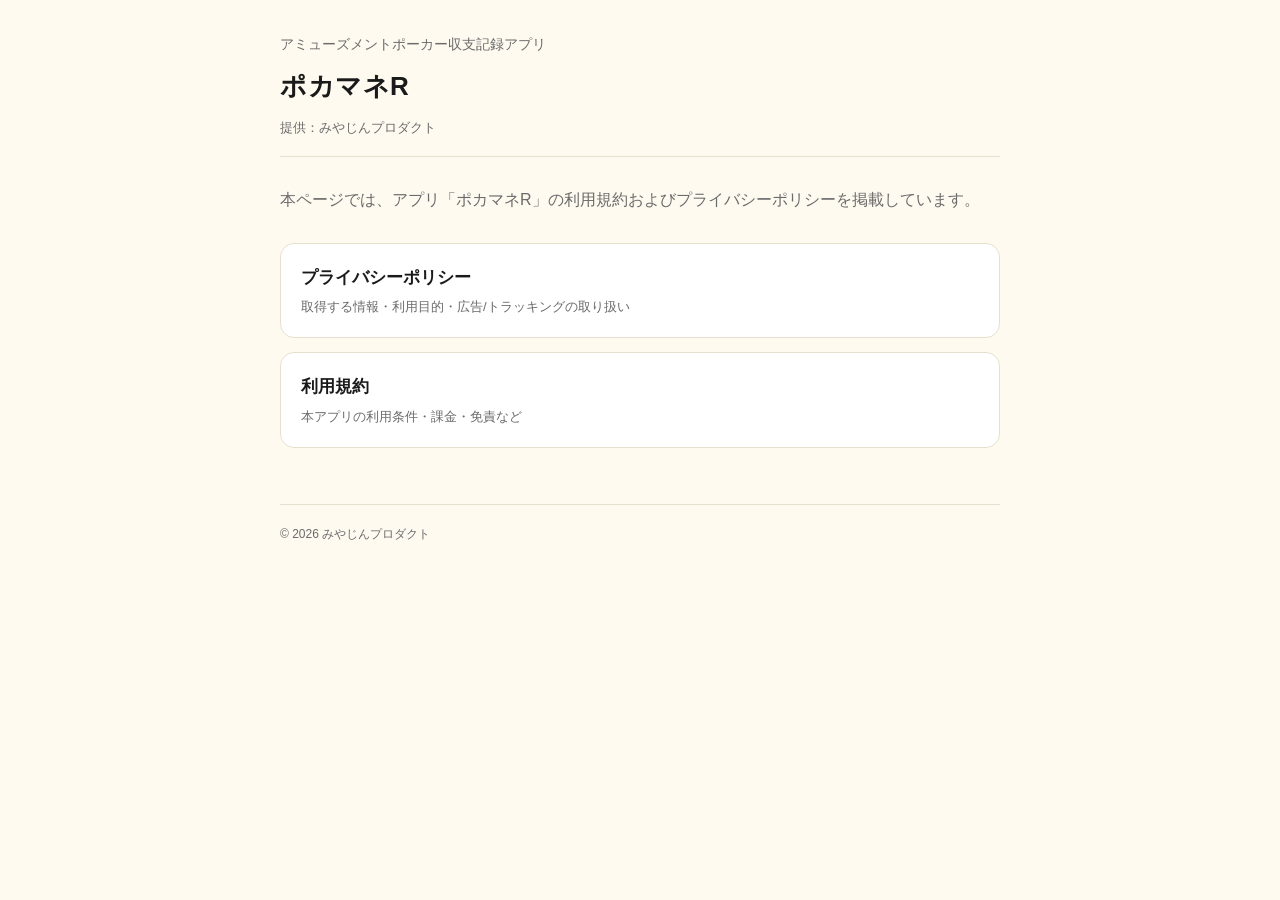
<file: index.html>
<!DOCTYPE html>
<html lang="ja">
<head>
<meta charset="utf-8">
<meta name="viewport" content="width=device-width, initial-scale=1">
<meta name="robots" content="index, follow">
<title>ポカマネR｜法的情報</title>
<link rel="stylesheet" href="style.css">
</head>
<body>
<div class="wrap">
  <header class="site">
    <p class="app">アミューズメントポーカー収支記録アプリ</p>
    <h1>ポカマネR</h1>
    <p class="updated">提供：みやじんプロダクト</p>
  </header>

  <p class="lead">本ページでは、アプリ「ポカマネR」の利用規約およびプライバシーポリシーを掲載しています。</p>

  <nav class="card-links">
    <a href="privacy.html">
      <div class="t">プライバシーポリシー</div>
      <div class="d">取得する情報・利用目的・広告/トラッキングの取り扱い</div>
    </a>
    <a href="terms.html">
      <div class="t">利用規約</div>
      <div class="d">本アプリの利用条件・課金・免責など</div>
    </a>
  </nav>

  <footer class="site">
    © 2026 みやじんプロダクト
  </footer>
</div>
</body>
</html>
</file>
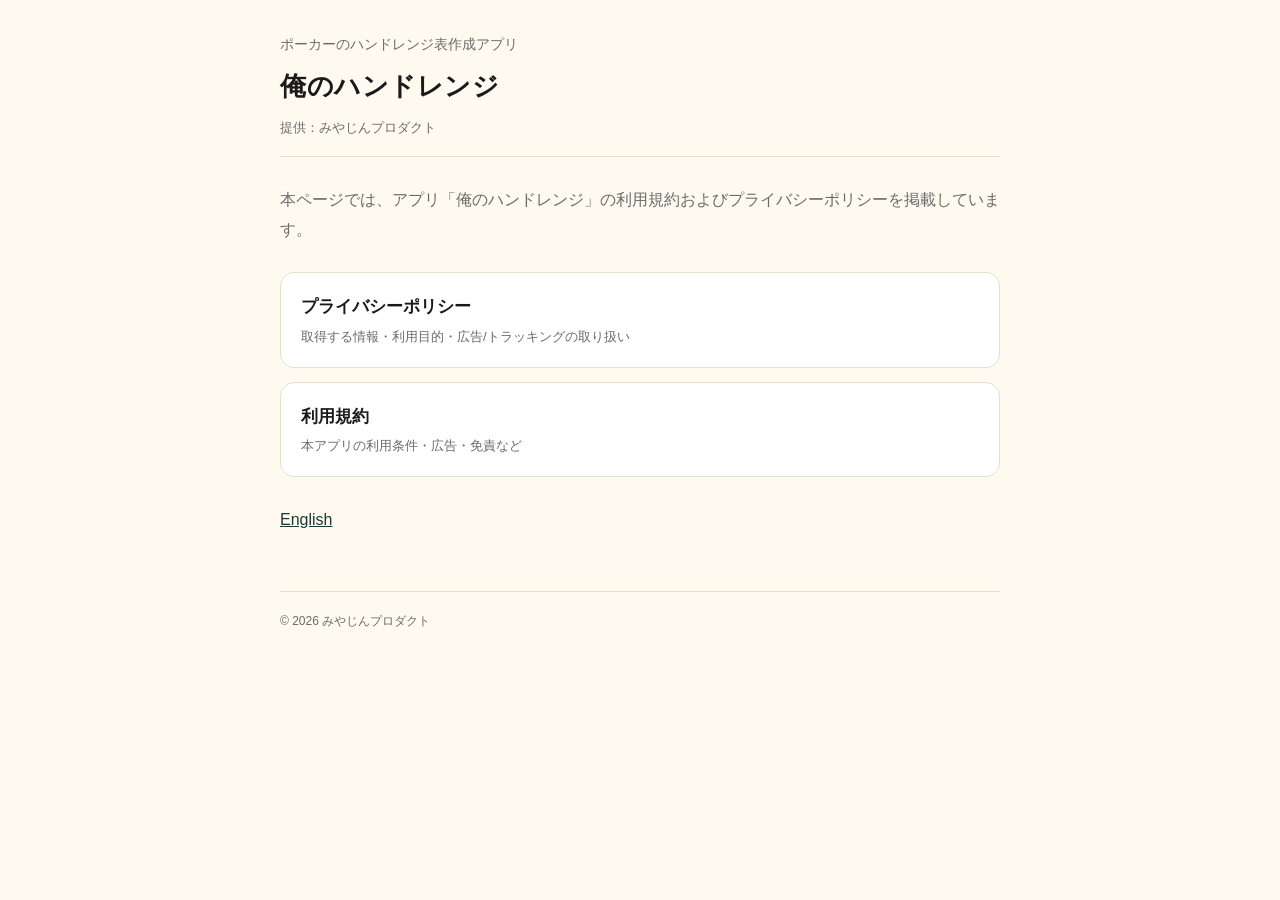
<file: range/index.html>
<!DOCTYPE html>
<html lang="ja">
<head>
<meta charset="utf-8">
<meta name="viewport" content="width=device-width, initial-scale=1">
<meta name="robots" content="index, follow">
<title>俺のハンドレンジ｜法的情報</title>
<link rel="stylesheet" href="style.css">
</head>
<body>
<div class="wrap">
  <header class="site">
    <p class="app">ポーカーのハンドレンジ表作成アプリ</p>
    <h1>俺のハンドレンジ</h1>
    <p class="updated">提供：みやじんプロダクト</p>
  </header>

  <p class="lead">本ページでは、アプリ「俺のハンドレンジ」の利用規約およびプライバシーポリシーを掲載しています。</p>

  <nav class="card-links">
    <a href="privacy.html">
      <div class="t">プライバシーポリシー</div>
      <div class="d">取得する情報・利用目的・広告/トラッキングの取り扱い</div>
    </a>
    <a href="terms.html">
      <div class="t">利用規約</div>
      <div class="d">本アプリの利用条件・広告・免責など</div>
    </a>
  </nav>

  <p class="lead"><a href="en/">English</a></p>

  <footer class="site">
    © 2026 みやじんプロダクト
  </footer>
</div>
</body>
</html>
</file>
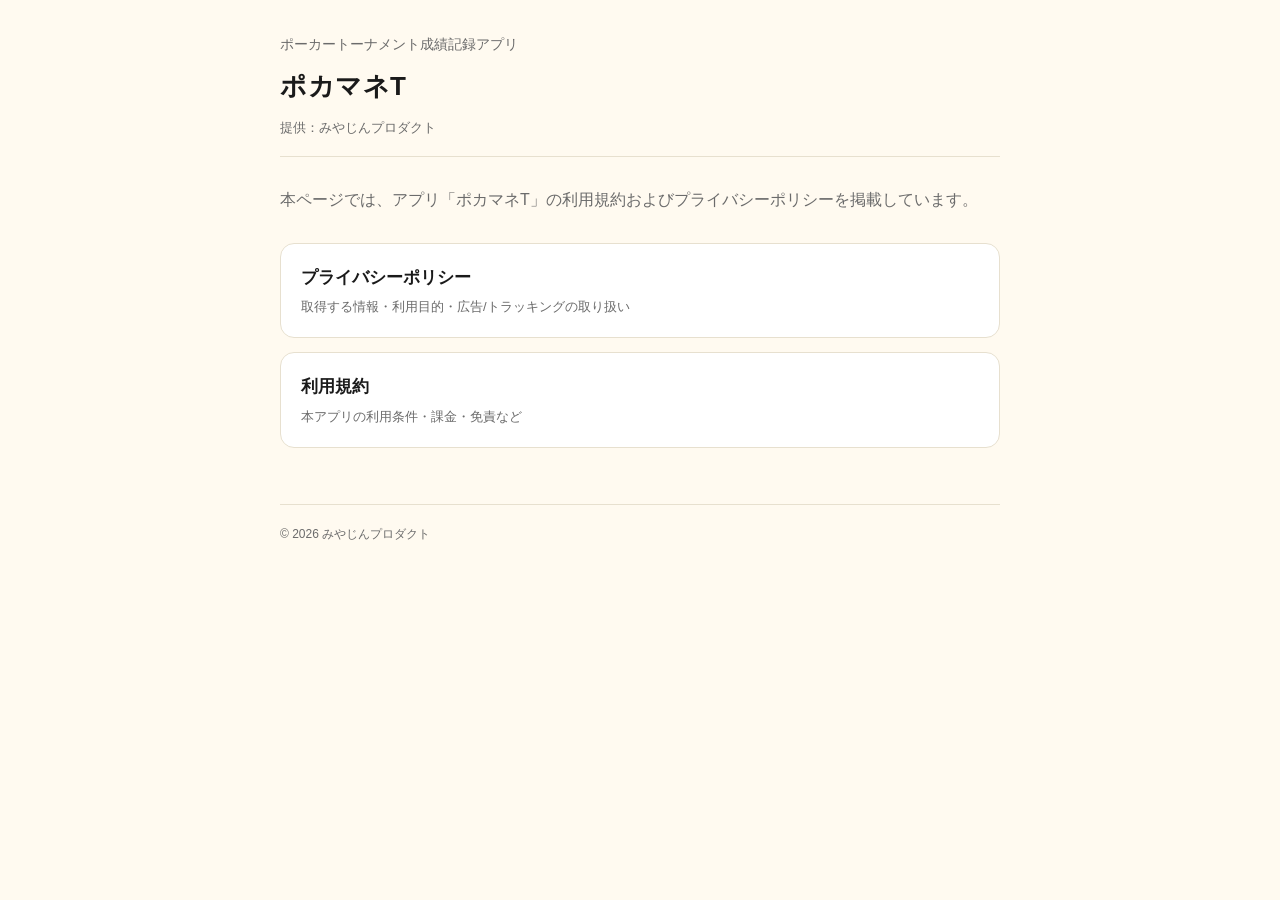
<file: t/index.html>
<!DOCTYPE html>
<html lang="ja">
<head>
<meta charset="utf-8">
<meta name="viewport" content="width=device-width, initial-scale=1">
<meta name="robots" content="index, follow">
<title>ポカマネT｜法的情報</title>
<link rel="stylesheet" href="style.css">
</head>
<body>
<div class="wrap">
  <header class="site">
    <p class="app">ポーカートーナメント成績記録アプリ</p>
    <h1>ポカマネT</h1>
    <p class="updated">提供：みやじんプロダクト</p>
  </header>

  <p class="lead">本ページでは、アプリ「ポカマネT」の利用規約およびプライバシーポリシーを掲載しています。</p>

  <nav class="card-links">
    <a href="privacy.html">
      <div class="t">プライバシーポリシー</div>
      <div class="d">取得する情報・利用目的・広告/トラッキングの取り扱い</div>
    </a>
    <a href="terms.html">
      <div class="t">利用規約</div>
      <div class="d">本アプリの利用条件・課金・免責など</div>
    </a>
  </nav>

  <footer class="site">
    © 2026 みやじんプロダクト
  </footer>
</div>
</body>
</html>
</file>
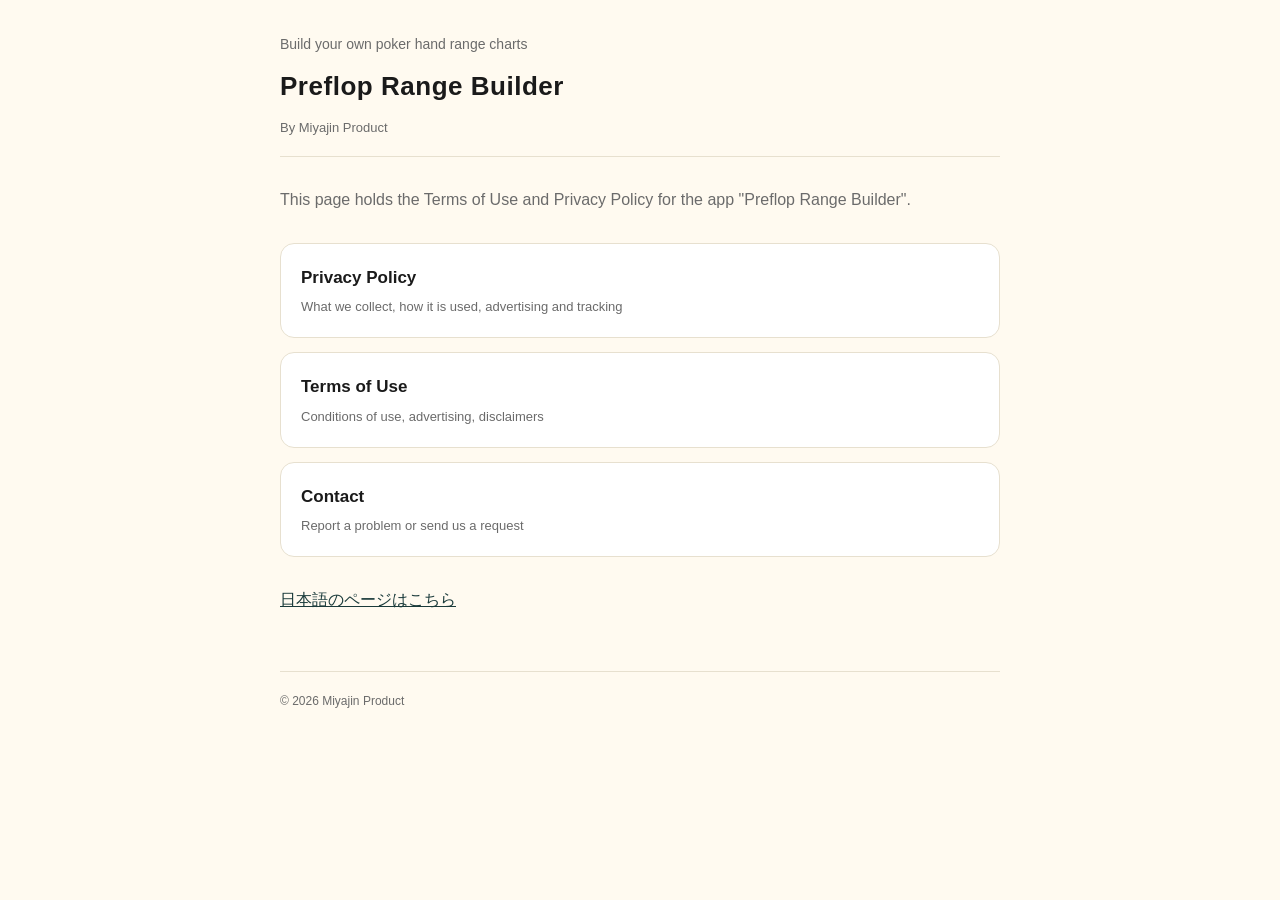
<file: range/en/index.html>
<!DOCTYPE html>
<html lang="en">
<head>
<meta charset="utf-8">
<meta name="viewport" content="width=device-width, initial-scale=1">
<meta name="robots" content="index, follow">
<title>Preflop Range Builder | Legal</title>
<link rel="stylesheet" href="style.css">
</head>
<body>
<div class="wrap">
  <header class="site">
    <p class="app">Build your own poker hand range charts</p>
    <h1>Preflop Range Builder</h1>
    <p class="updated">By Miyajin Product</p>
  </header>

  <p class="lead">This page holds the Terms of Use and Privacy Policy for the app "Preflop Range Builder".</p>

  <nav class="card-links">
    <a href="privacy.html">
      <div class="t">Privacy Policy</div>
      <div class="d">What we collect, how it is used, advertising and tracking</div>
    </a>
    <a href="terms.html">
      <div class="t">Terms of Use</div>
      <div class="d">Conditions of use, advertising, disclaimers</div>
    </a>
    <a href="https://docs.google.com/forms/d/e/1FAIpQLSerlqKX8OvohAhMS4iuz7njMA0RL0A8FilcvmtY0oL1UKAetw/viewform" target="_blank" rel="noopener">
      <div class="t">Contact</div>
      <div class="d">Report a problem or send us a request</div>
    </a>
  </nav>

  <p class="lead"><a href="../">日本語のページはこちら</a></p>

  <footer class="site">
    © 2026 Miyajin Product
  </footer>
</div>
</body>
</html>
</file>
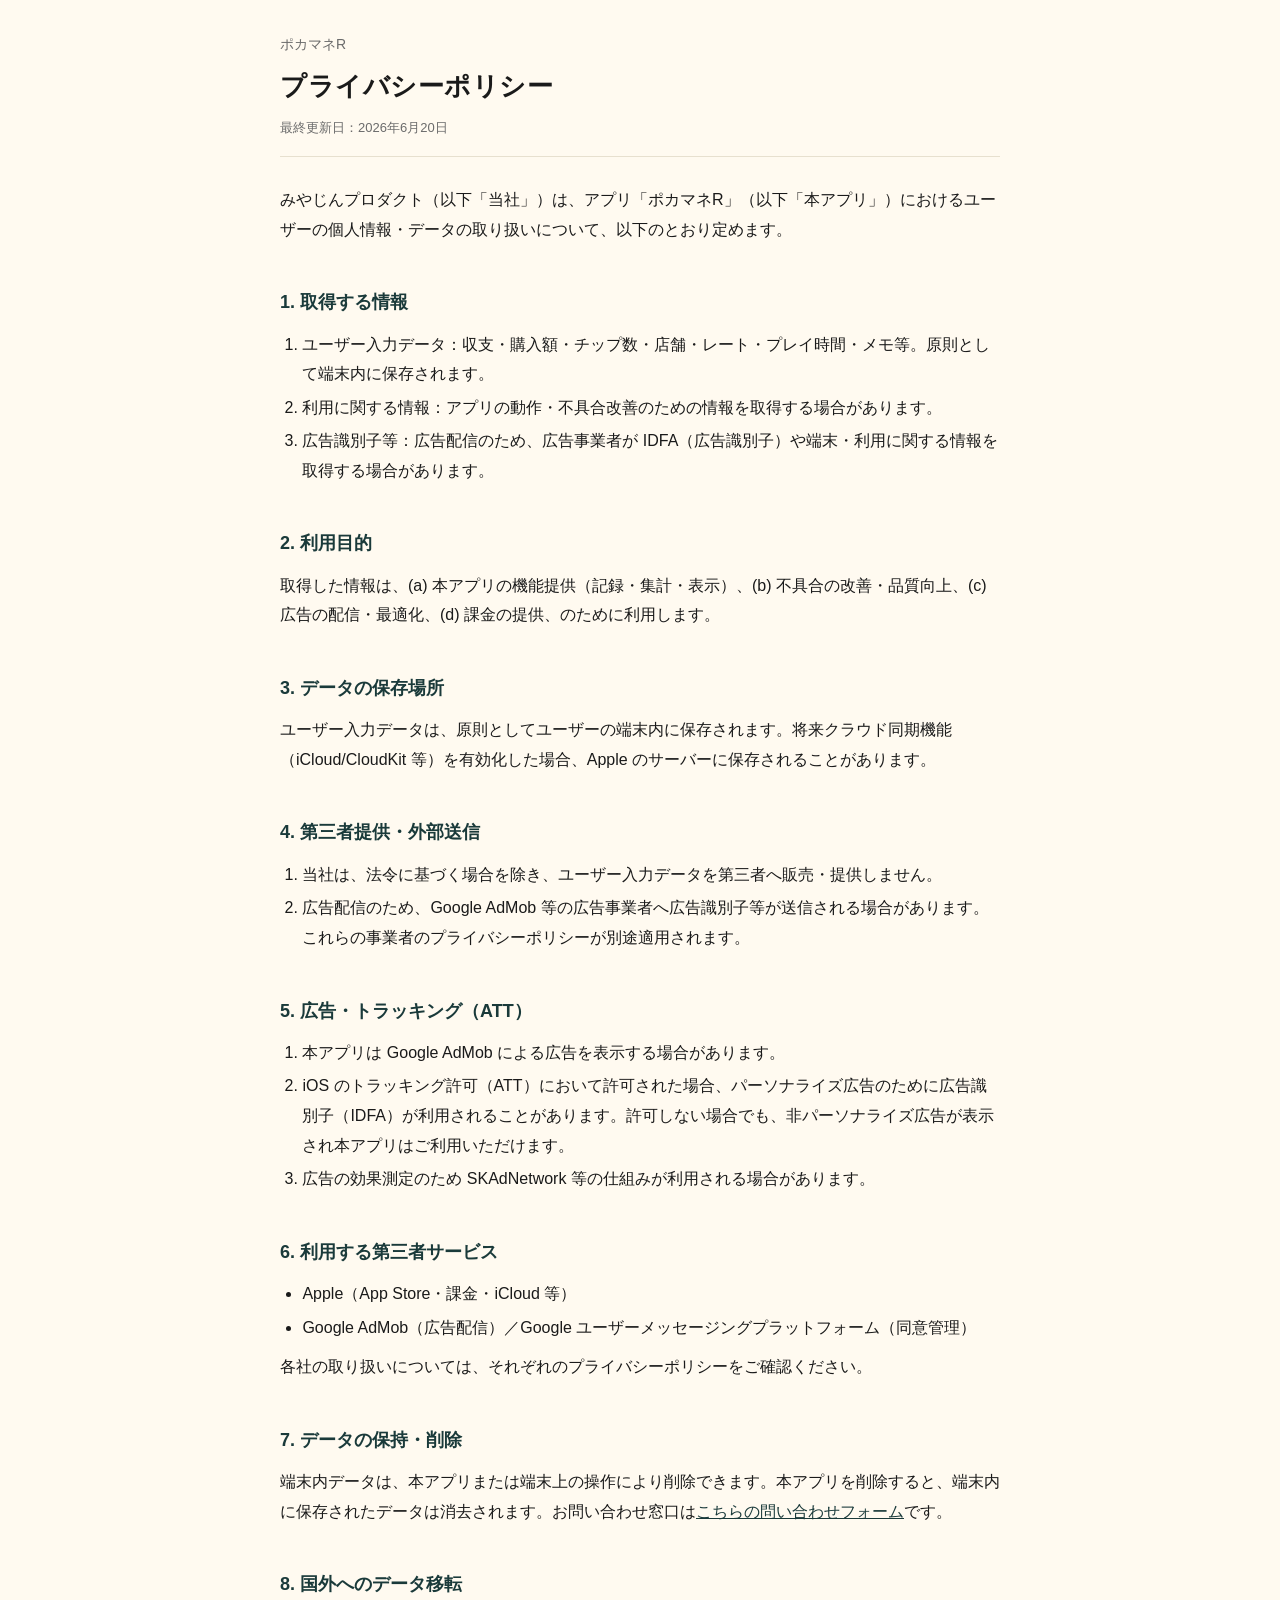
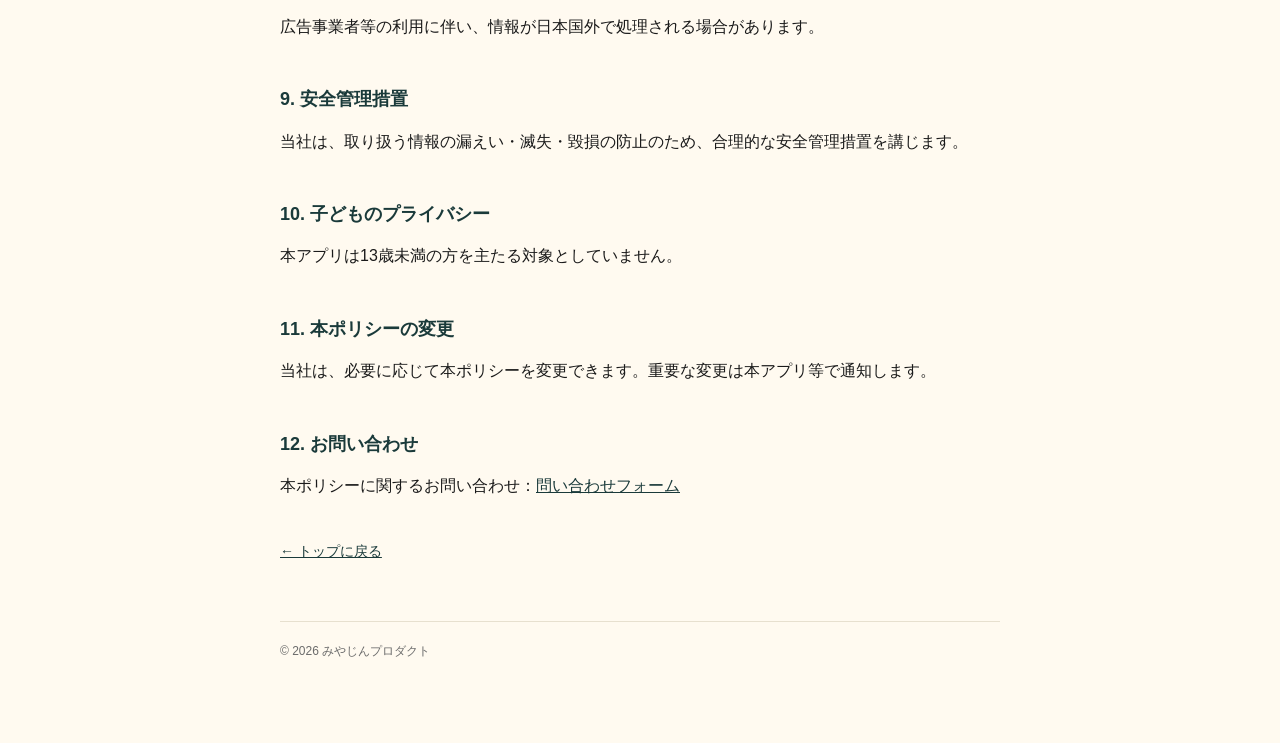
<file: privacy.html>
<!DOCTYPE html>
<html lang="ja">
<head>
<meta charset="utf-8">
<meta name="viewport" content="width=device-width, initial-scale=1">
<title>プライバシーポリシー｜ポカマネR</title>
<link rel="stylesheet" href="style.css">
</head>
<body>
<div class="wrap">
  <header class="site">
    <p class="app">ポカマネR</p>
    <h1>プライバシーポリシー</h1>
    <p class="updated">最終更新日：2026年6月20日</p>
  </header>

  <p>みやじんプロダクト（以下「当社」）は、アプリ「ポカマネR」（以下「本アプリ」）におけるユーザーの個人情報・データの取り扱いについて、以下のとおり定めます。</p>

  <h2>1. 取得する情報</h2>
  <ol>
    <li>ユーザー入力データ：収支・購入額・チップ数・店舗・レート・プレイ時間・メモ等。原則として端末内に保存されます。</li>
    <li>利用に関する情報：アプリの動作・不具合改善のための情報を取得する場合があります。</li>
    <li>広告識別子等：広告配信のため、広告事業者が IDFA（広告識別子）や端末・利用に関する情報を取得する場合があります。</li>
  </ol>

  <h2>2. 利用目的</h2>
  <p>取得した情報は、(a) 本アプリの機能提供（記録・集計・表示）、(b) 不具合の改善・品質向上、(c) 広告の配信・最適化、(d) 課金の提供、のために利用します。</p>

  <h2>3. データの保存場所</h2>
  <p>ユーザー入力データは、原則としてユーザーの端末内に保存されます。将来クラウド同期機能（iCloud/CloudKit 等）を有効化した場合、Apple のサーバーに保存されることがあります。</p>

  <h2>4. 第三者提供・外部送信</h2>
  <ol>
    <li>当社は、法令に基づく場合を除き、ユーザー入力データを第三者へ販売・提供しません。</li>
    <li>広告配信のため、Google AdMob 等の広告事業者へ広告識別子等が送信される場合があります。これらの事業者のプライバシーポリシーが別途適用されます。</li>
  </ol>

  <h2>5. 広告・トラッキング（ATT）</h2>
  <ol>
    <li>本アプリは Google AdMob による広告を表示する場合があります。</li>
    <li>iOS のトラッキング許可（ATT）において許可された場合、パーソナライズ広告のために広告識別子（IDFA）が利用されることがあります。許可しない場合でも、非パーソナライズ広告が表示され本アプリはご利用いただけます。</li>
    <li>広告の効果測定のため SKAdNetwork 等の仕組みが利用される場合があります。</li>
  </ol>

  <h2>6. 利用する第三者サービス</h2>
  <ul>
    <li>Apple（App Store・課金・iCloud 等）</li>
    <li>Google AdMob（広告配信）／Google ユーザーメッセージングプラットフォーム（同意管理）</li>
  </ul>
  <p>各社の取り扱いについては、それぞれのプライバシーポリシーをご確認ください。</p>

  <h2>7. データの保持・削除</h2>
  <p>端末内データは、本アプリまたは端末上の操作により削除できます。本アプリを削除すると、端末内に保存されたデータは消去されます。お問い合わせ窓口は<a href="https://docs.google.com/forms/d/e/1FAIpQLSerlqKX8OvohAhMS4iuz7njMA0RL0A8FilcvmtY0oL1UKAetw/viewform">こちらの問い合わせフォーム</a>です。</p>

  <h2>8. 国外へのデータ移転</h2>
  <p>広告事業者等の利用に伴い、情報が日本国外で処理される場合があります。</p>

  <h2>9. 安全管理措置</h2>
  <p>当社は、取り扱う情報の漏えい・滅失・毀損の防止のため、合理的な安全管理措置を講じます。</p>

  <h2>10. 子どものプライバシー</h2>
  <p>本アプリは13歳未満の方を主たる対象としていません。</p>

  <h2>11. 本ポリシーの変更</h2>
  <p>当社は、必要に応じて本ポリシーを変更できます。重要な変更は本アプリ等で通知します。</p>

  <h2>12. お問い合わせ</h2>
  <p>本ポリシーに関するお問い合わせ：<a href="https://docs.google.com/forms/d/e/1FAIpQLSerlqKX8OvohAhMS4iuz7njMA0RL0A8FilcvmtY0oL1UKAetw/viewform">問い合わせフォーム</a></p>

  <a class="back" href="index.html">← トップに戻る</a>

  <footer class="site">
    © 2026 みやじんプロダクト
  </footer>
</div>
</body>
</html>
</file>
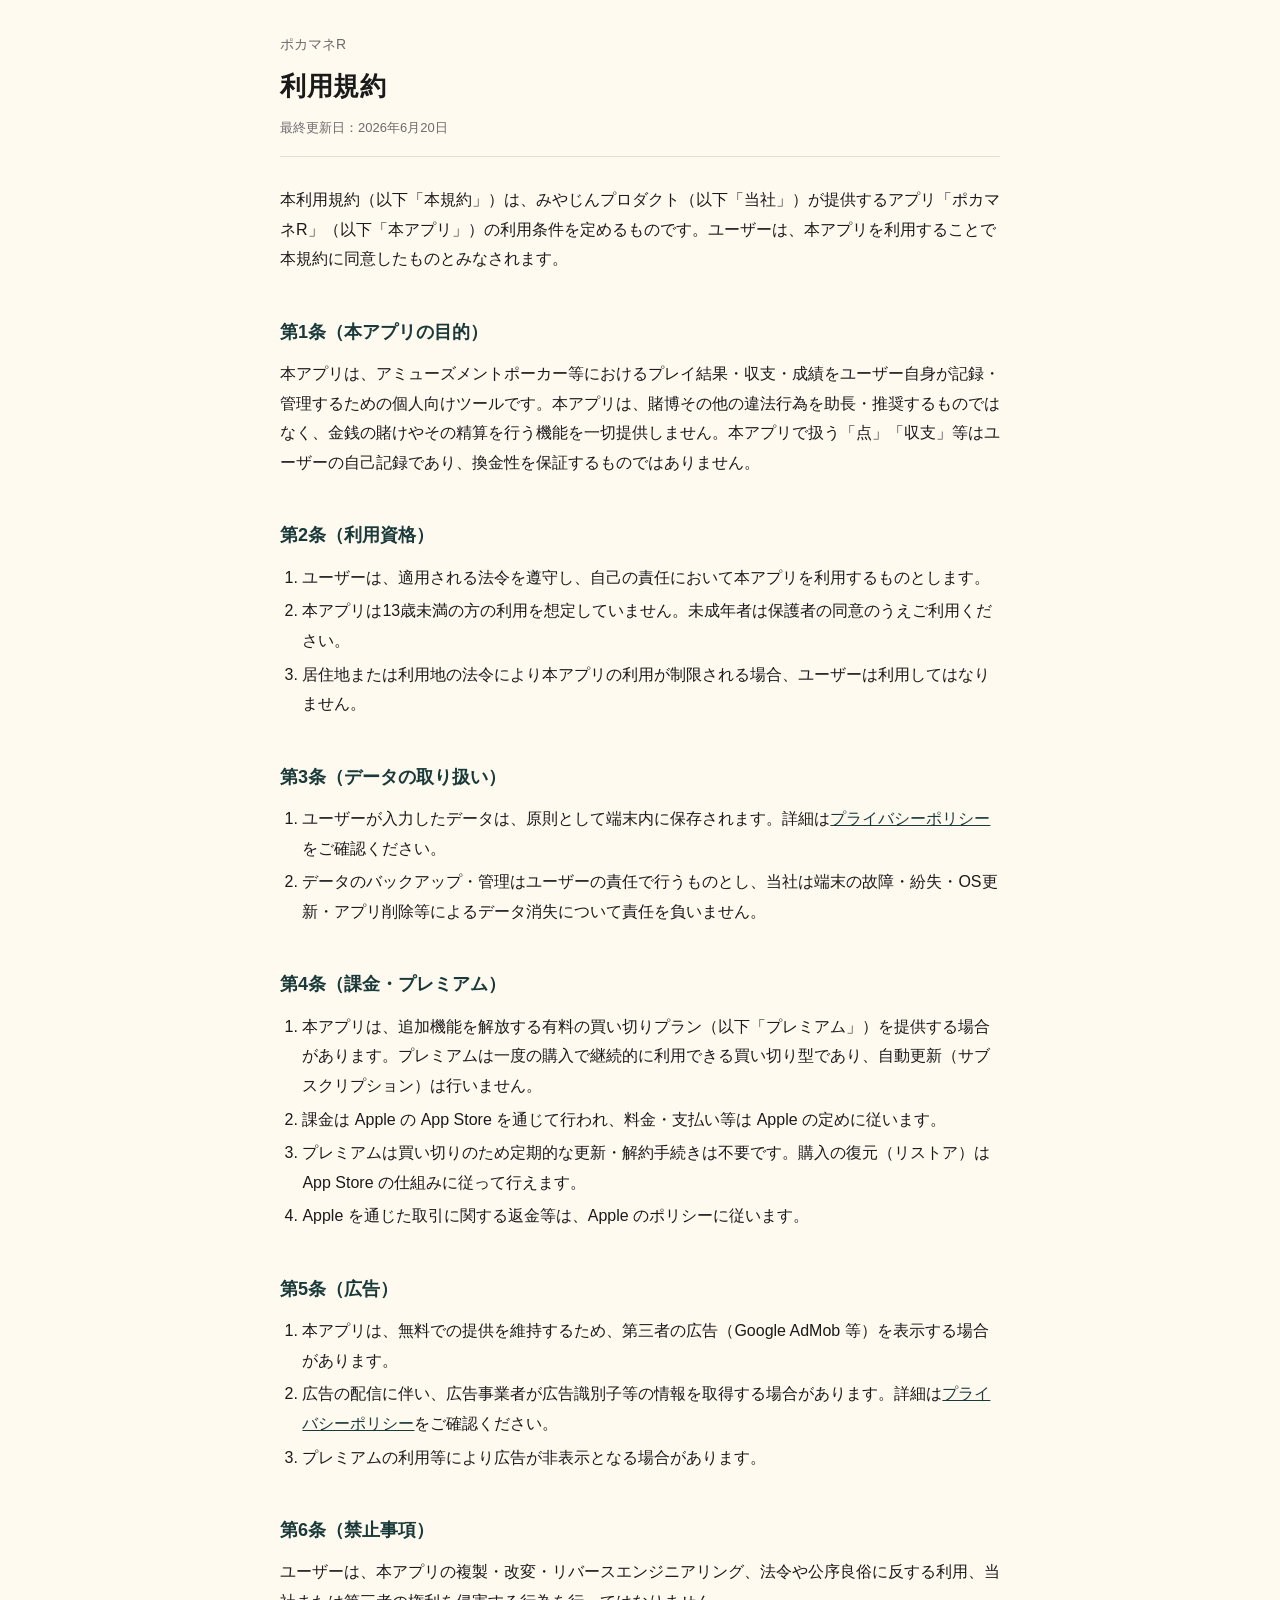
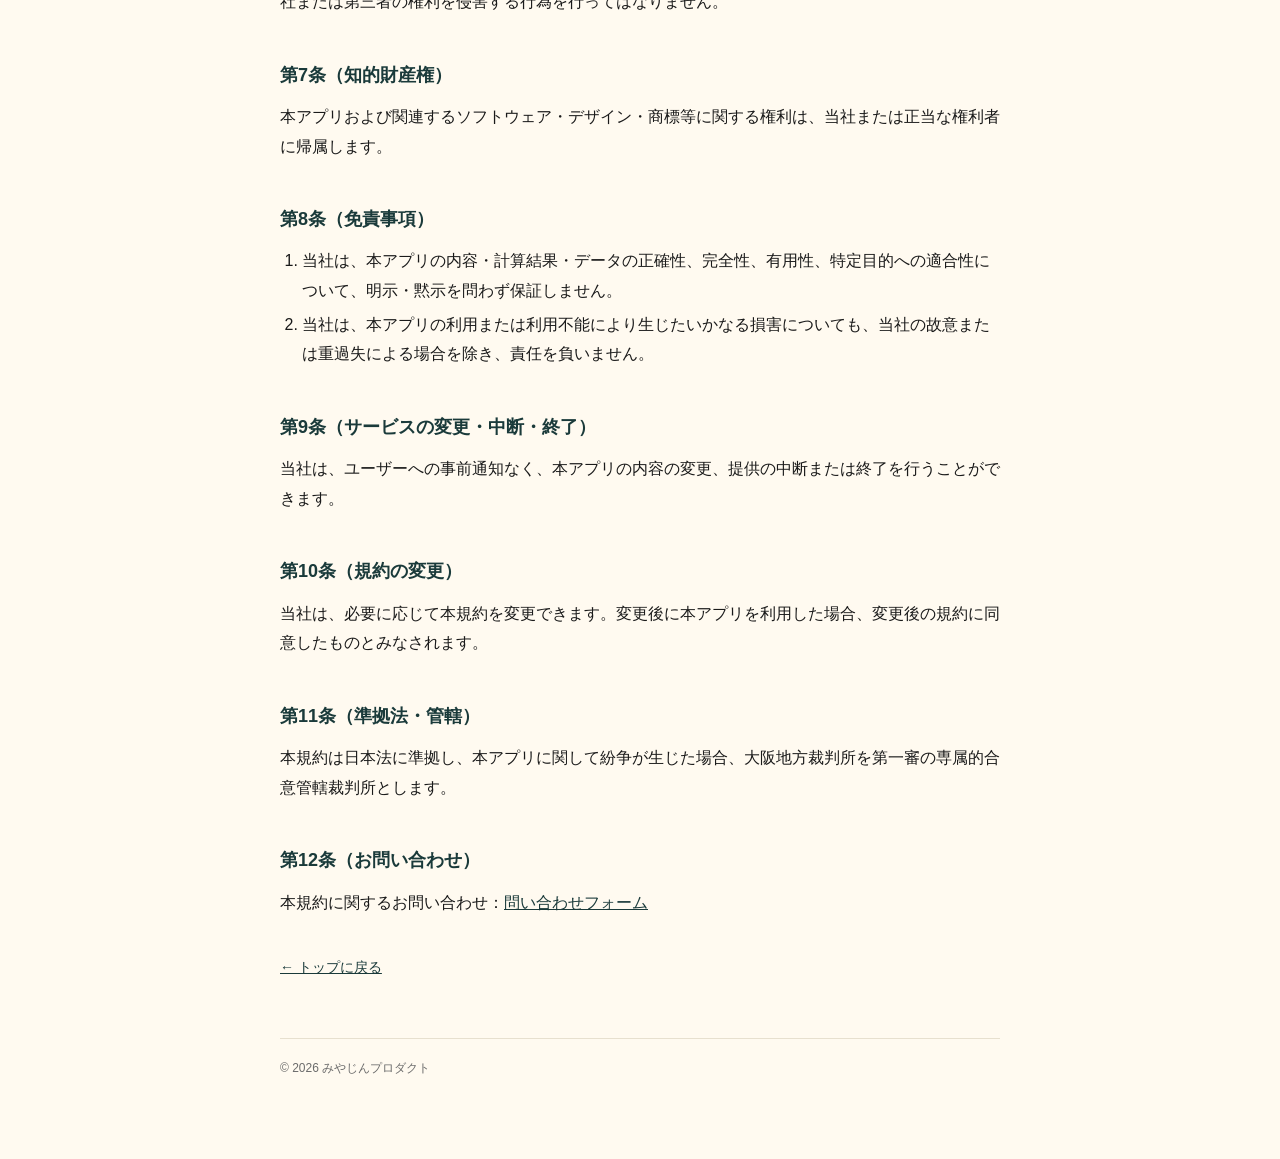
<file: terms.html>
<!DOCTYPE html>
<html lang="ja">
<head>
<meta charset="utf-8">
<meta name="viewport" content="width=device-width, initial-scale=1">
<title>利用規約｜ポカマネR</title>
<link rel="stylesheet" href="style.css">
</head>
<body>
<div class="wrap">
  <header class="site">
    <p class="app">ポカマネR</p>
    <h1>利用規約</h1>
    <p class="updated">最終更新日：2026年6月20日</p>
  </header>

  <p>本利用規約（以下「本規約」）は、みやじんプロダクト（以下「当社」）が提供するアプリ「ポカマネR」（以下「本アプリ」）の利用条件を定めるものです。ユーザーは、本アプリを利用することで本規約に同意したものとみなされます。</p>

  <h2>第1条（本アプリの目的）</h2>
  <p>本アプリは、アミューズメントポーカー等におけるプレイ結果・収支・成績をユーザー自身が記録・管理するための個人向けツールです。本アプリは、賭博その他の違法行為を助長・推奨するものではなく、金銭の賭けやその精算を行う機能を一切提供しません。本アプリで扱う「点」「収支」等はユーザーの自己記録であり、換金性を保証するものではありません。</p>

  <h2>第2条（利用資格）</h2>
  <ol>
    <li>ユーザーは、適用される法令を遵守し、自己の責任において本アプリを利用するものとします。</li>
    <li>本アプリは13歳未満の方の利用を想定していません。未成年者は保護者の同意のうえご利用ください。</li>
    <li>居住地または利用地の法令により本アプリの利用が制限される場合、ユーザーは利用してはなりません。</li>
  </ol>

  <h2>第3条（データの取り扱い）</h2>
  <ol>
    <li>ユーザーが入力したデータは、原則として端末内に保存されます。詳細は<a href="privacy.html">プライバシーポリシー</a>をご確認ください。</li>
    <li>データのバックアップ・管理はユーザーの責任で行うものとし、当社は端末の故障・紛失・OS更新・アプリ削除等によるデータ消失について責任を負いません。</li>
  </ol>

  <h2>第4条（課金・プレミアム）</h2>
  <ol>
    <li>本アプリは、追加機能を解放する有料の買い切りプラン（以下「プレミアム」）を提供する場合があります。プレミアムは一度の購入で継続的に利用できる買い切り型であり、自動更新（サブスクリプション）は行いません。</li>
    <li>課金は Apple の App Store を通じて行われ、料金・支払い等は Apple の定めに従います。</li>
    <li>プレミアムは買い切りのため定期的な更新・解約手続きは不要です。購入の復元（リストア）は App Store の仕組みに従って行えます。</li>
    <li>Apple を通じた取引に関する返金等は、Apple のポリシーに従います。</li>
  </ol>

  <h2>第5条（広告）</h2>
  <ol>
    <li>本アプリは、無料での提供を維持するため、第三者の広告（Google AdMob 等）を表示する場合があります。</li>
    <li>広告の配信に伴い、広告事業者が広告識別子等の情報を取得する場合があります。詳細は<a href="privacy.html">プライバシーポリシー</a>をご確認ください。</li>
    <li>プレミアムの利用等により広告が非表示となる場合があります。</li>
  </ol>

  <h2>第6条（禁止事項）</h2>
  <p>ユーザーは、本アプリの複製・改変・リバースエンジニアリング、法令や公序良俗に反する利用、当社または第三者の権利を侵害する行為を行ってはなりません。</p>

  <h2>第7条（知的財産権）</h2>
  <p>本アプリおよび関連するソフトウェア・デザイン・商標等に関する権利は、当社または正当な権利者に帰属します。</p>

  <h2>第8条（免責事項）</h2>
  <ol>
    <li>当社は、本アプリの内容・計算結果・データの正確性、完全性、有用性、特定目的への適合性について、明示・黙示を問わず保証しません。</li>
    <li>当社は、本アプリの利用または利用不能により生じたいかなる損害についても、当社の故意または重過失による場合を除き、責任を負いません。</li>
  </ol>

  <h2>第9条（サービスの変更・中断・終了）</h2>
  <p>当社は、ユーザーへの事前通知なく、本アプリの内容の変更、提供の中断または終了を行うことができます。</p>

  <h2>第10条（規約の変更）</h2>
  <p>当社は、必要に応じて本規約を変更できます。変更後に本アプリを利用した場合、変更後の規約に同意したものとみなされます。</p>

  <h2>第11条（準拠法・管轄）</h2>
  <p>本規約は日本法に準拠し、本アプリに関して紛争が生じた場合、大阪地方裁判所を第一審の専属的合意管轄裁判所とします。</p>

  <h2>第12条（お問い合わせ）</h2>
  <p>本規約に関するお問い合わせ：<a href="https://docs.google.com/forms/d/e/1FAIpQLSerlqKX8OvohAhMS4iuz7njMA0RL0A8FilcvmtY0oL1UKAetw/viewform">問い合わせフォーム</a></p>

  <a class="back" href="index.html">← トップに戻る</a>

  <footer class="site">
    © 2026 みやじんプロダクト
  </footer>
</div>
</body>
</html>
</file>
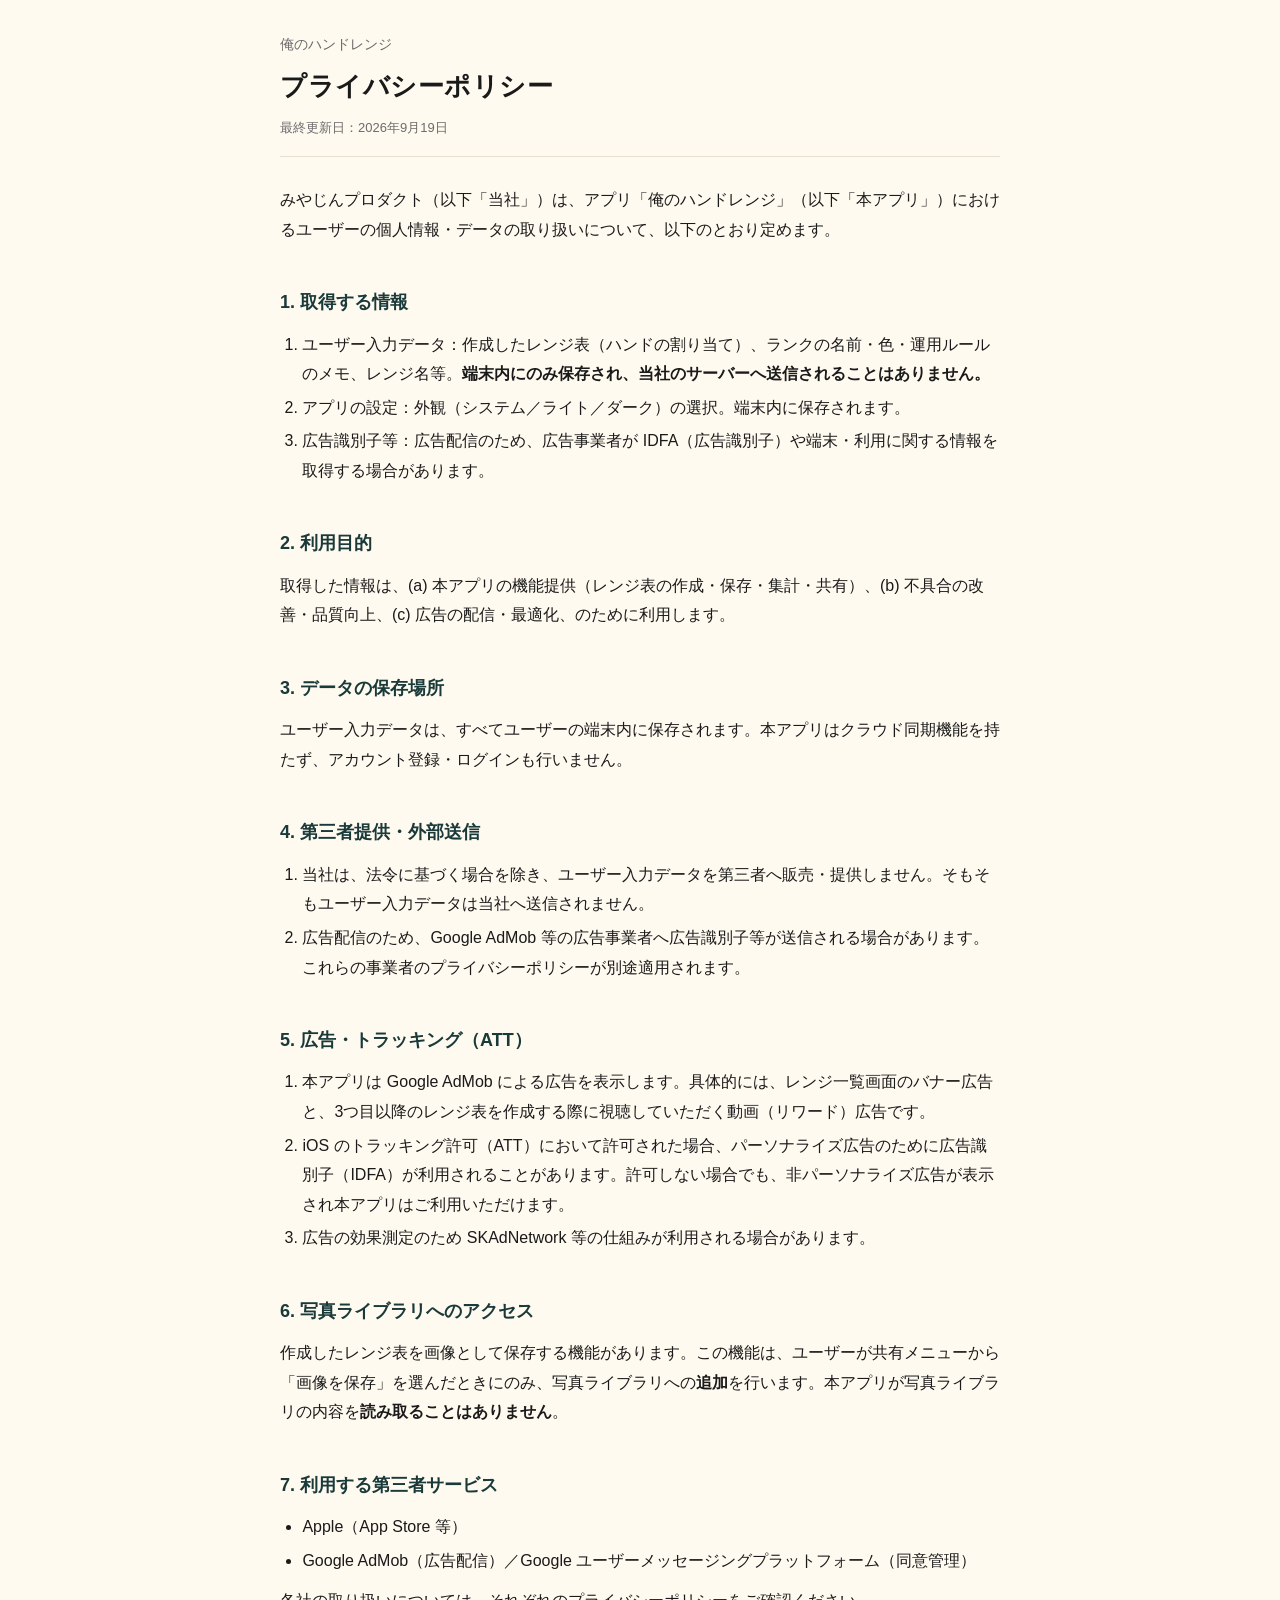
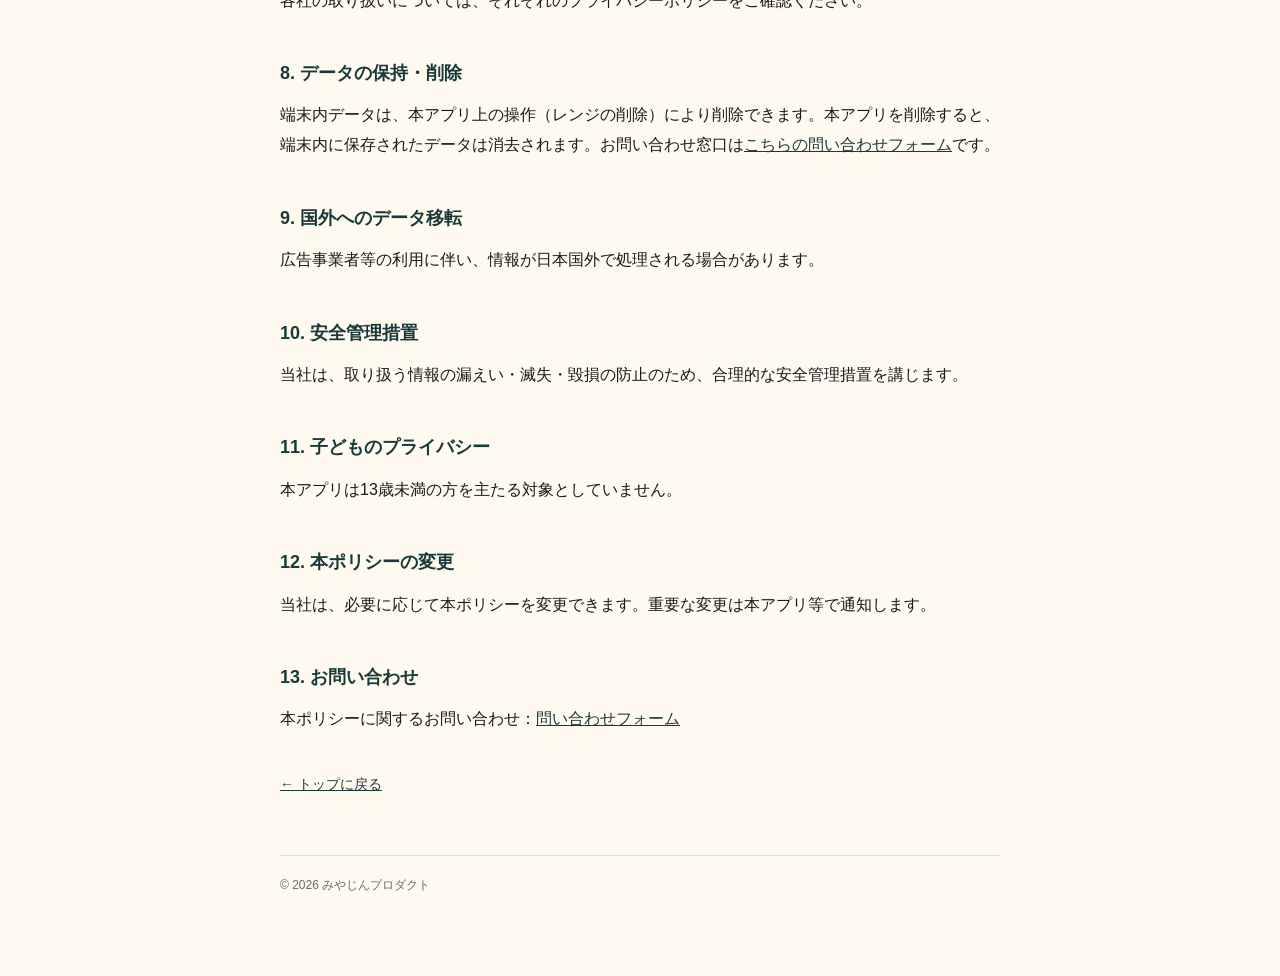
<file: range/privacy.html>
<!DOCTYPE html>
<html lang="ja">
<head>
<meta charset="utf-8">
<meta name="viewport" content="width=device-width, initial-scale=1">
<title>プライバシーポリシー｜俺のハンドレンジ</title>
<link rel="stylesheet" href="style.css">
</head>
<body>
<div class="wrap">
  <header class="site">
    <p class="app">俺のハンドレンジ</p>
    <h1>プライバシーポリシー</h1>
    <p class="updated">最終更新日：2026年9月19日</p>
  </header>

  <p>みやじんプロダクト（以下「当社」）は、アプリ「俺のハンドレンジ」（以下「本アプリ」）におけるユーザーの個人情報・データの取り扱いについて、以下のとおり定めます。</p>

  <h2>1. 取得する情報</h2>
  <ol>
    <li>ユーザー入力データ：作成したレンジ表（ハンドの割り当て）、ランクの名前・色・運用ルールのメモ、レンジ名等。<strong>端末内にのみ保存され、当社のサーバーへ送信されることはありません。</strong></li>
    <li>アプリの設定：外観（システム／ライト／ダーク）の選択。端末内に保存されます。</li>
    <li>広告識別子等：広告配信のため、広告事業者が IDFA（広告識別子）や端末・利用に関する情報を取得する場合があります。</li>
  </ol>

  <h2>2. 利用目的</h2>
  <p>取得した情報は、(a) 本アプリの機能提供（レンジ表の作成・保存・集計・共有）、(b) 不具合の改善・品質向上、(c) 広告の配信・最適化、のために利用します。</p>

  <h2>3. データの保存場所</h2>
  <p>ユーザー入力データは、すべてユーザーの端末内に保存されます。本アプリはクラウド同期機能を持たず、アカウント登録・ログインも行いません。</p>

  <h2>4. 第三者提供・外部送信</h2>
  <ol>
    <li>当社は、法令に基づく場合を除き、ユーザー入力データを第三者へ販売・提供しません。そもそもユーザー入力データは当社へ送信されません。</li>
    <li>広告配信のため、Google AdMob 等の広告事業者へ広告識別子等が送信される場合があります。これらの事業者のプライバシーポリシーが別途適用されます。</li>
  </ol>

  <h2>5. 広告・トラッキング（ATT）</h2>
  <ol>
    <li>本アプリは Google AdMob による広告を表示します。具体的には、レンジ一覧画面のバナー広告と、3つ目以降のレンジ表を作成する際に視聴していただく動画（リワード）広告です。</li>
    <li>iOS のトラッキング許可（ATT）において許可された場合、パーソナライズ広告のために広告識別子（IDFA）が利用されることがあります。許可しない場合でも、非パーソナライズ広告が表示され本アプリはご利用いただけます。</li>
    <li>広告の効果測定のため SKAdNetwork 等の仕組みが利用される場合があります。</li>
  </ol>

  <h2>6. 写真ライブラリへのアクセス</h2>
  <p>作成したレンジ表を画像として保存する機能があります。この機能は、ユーザーが共有メニューから「画像を保存」を選んだときにのみ、写真ライブラリへの<strong>追加</strong>を行います。本アプリが写真ライブラリの内容を<strong>読み取ることはありません</strong>。</p>

  <h2>7. 利用する第三者サービス</h2>
  <ul>
    <li>Apple（App Store 等）</li>
    <li>Google AdMob（広告配信）／Google ユーザーメッセージングプラットフォーム（同意管理）</li>
  </ul>
  <p>各社の取り扱いについては、それぞれのプライバシーポリシーをご確認ください。</p>

  <h2>8. データの保持・削除</h2>
  <p>端末内データは、本アプリ上の操作（レンジの削除）により削除できます。本アプリを削除すると、端末内に保存されたデータは消去されます。お問い合わせ窓口は<a href="https://docs.google.com/forms/d/e/1FAIpQLSerlqKX8OvohAhMS4iuz7njMA0RL0A8FilcvmtY0oL1UKAetw/viewform">こちらの問い合わせフォーム</a>です。</p>

  <h2>9. 国外へのデータ移転</h2>
  <p>広告事業者等の利用に伴い、情報が日本国外で処理される場合があります。</p>

  <h2>10. 安全管理措置</h2>
  <p>当社は、取り扱う情報の漏えい・滅失・毀損の防止のため、合理的な安全管理措置を講じます。</p>

  <h2>11. 子どものプライバシー</h2>
  <p>本アプリは13歳未満の方を主たる対象としていません。</p>

  <h2>12. 本ポリシーの変更</h2>
  <p>当社は、必要に応じて本ポリシーを変更できます。重要な変更は本アプリ等で通知します。</p>

  <h2>13. お問い合わせ</h2>
  <p>本ポリシーに関するお問い合わせ：<a href="https://docs.google.com/forms/d/e/1FAIpQLSerlqKX8OvohAhMS4iuz7njMA0RL0A8FilcvmtY0oL1UKAetw/viewform">問い合わせフォーム</a></p>

  <a class="back" href="index.html">← トップに戻る</a>

  <footer class="site">
    © 2026 みやじんプロダクト
  </footer>
</div>
</body>
</html>
</file>
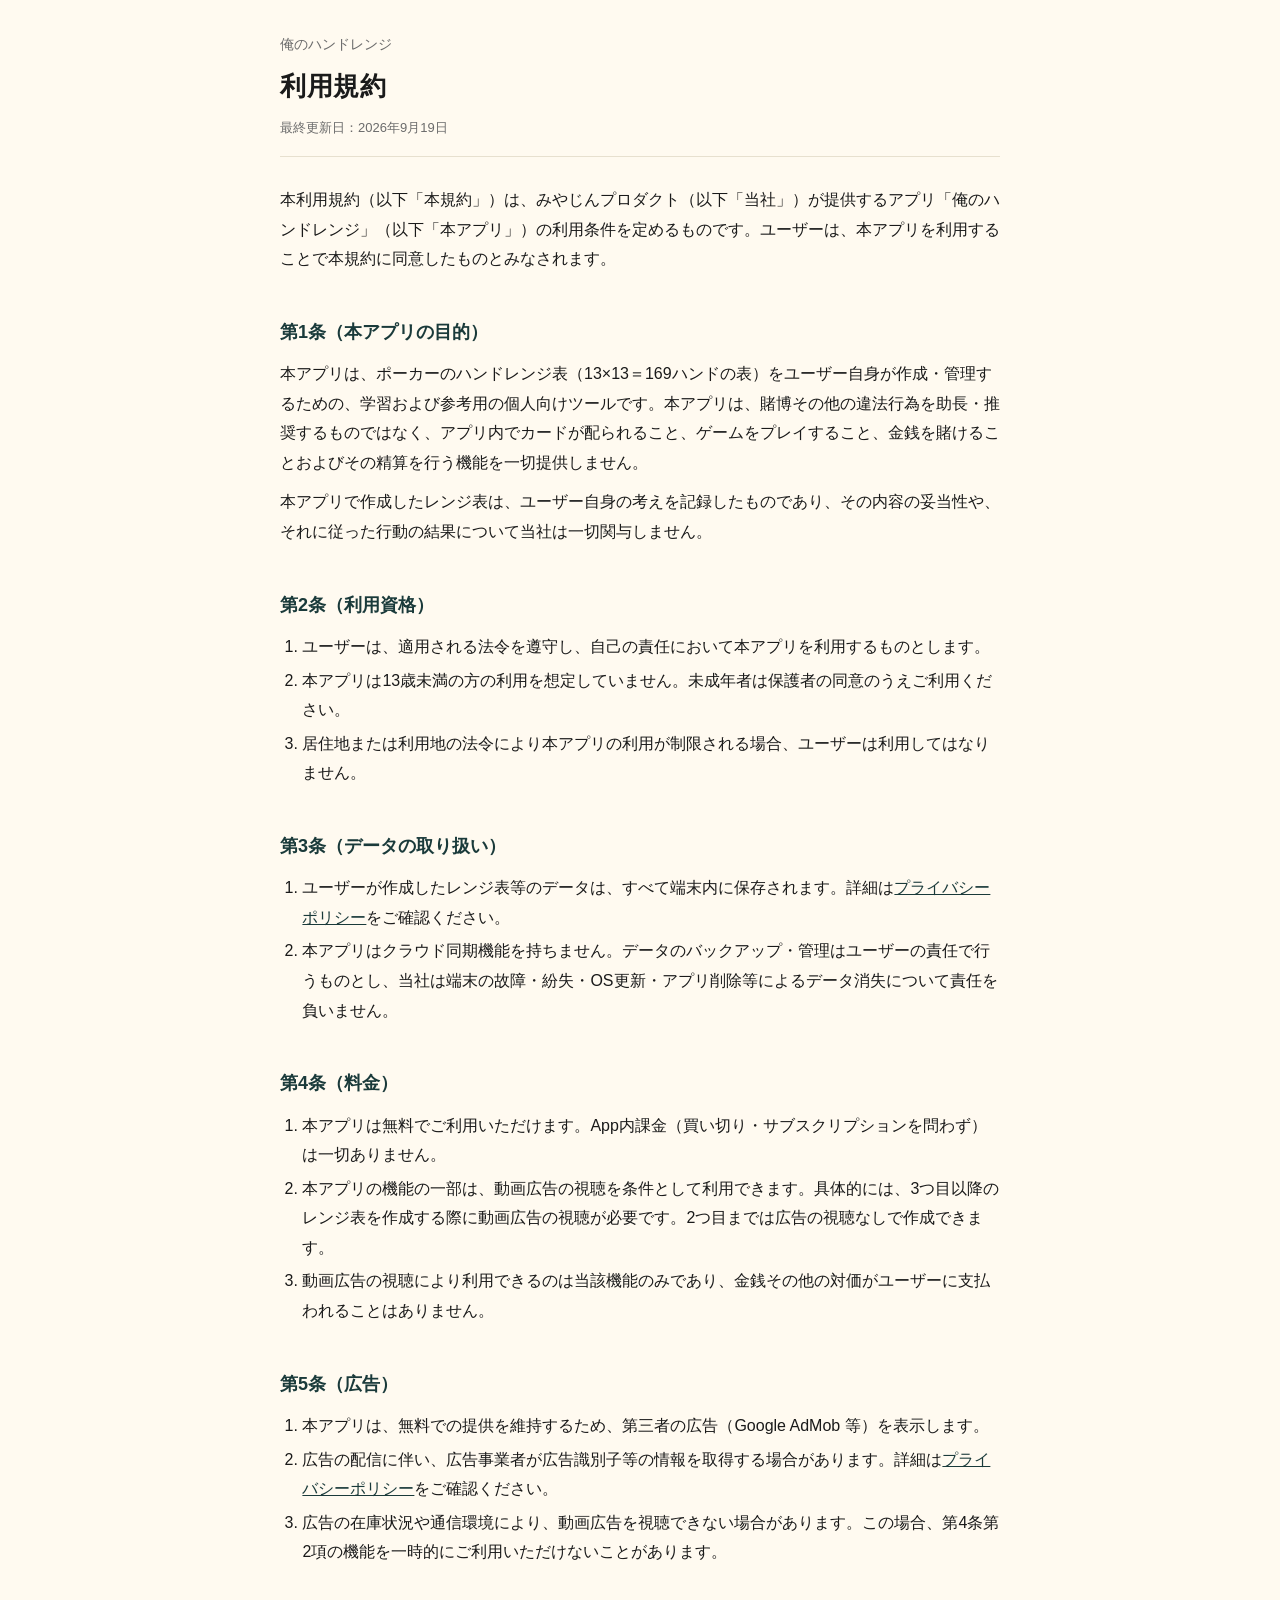
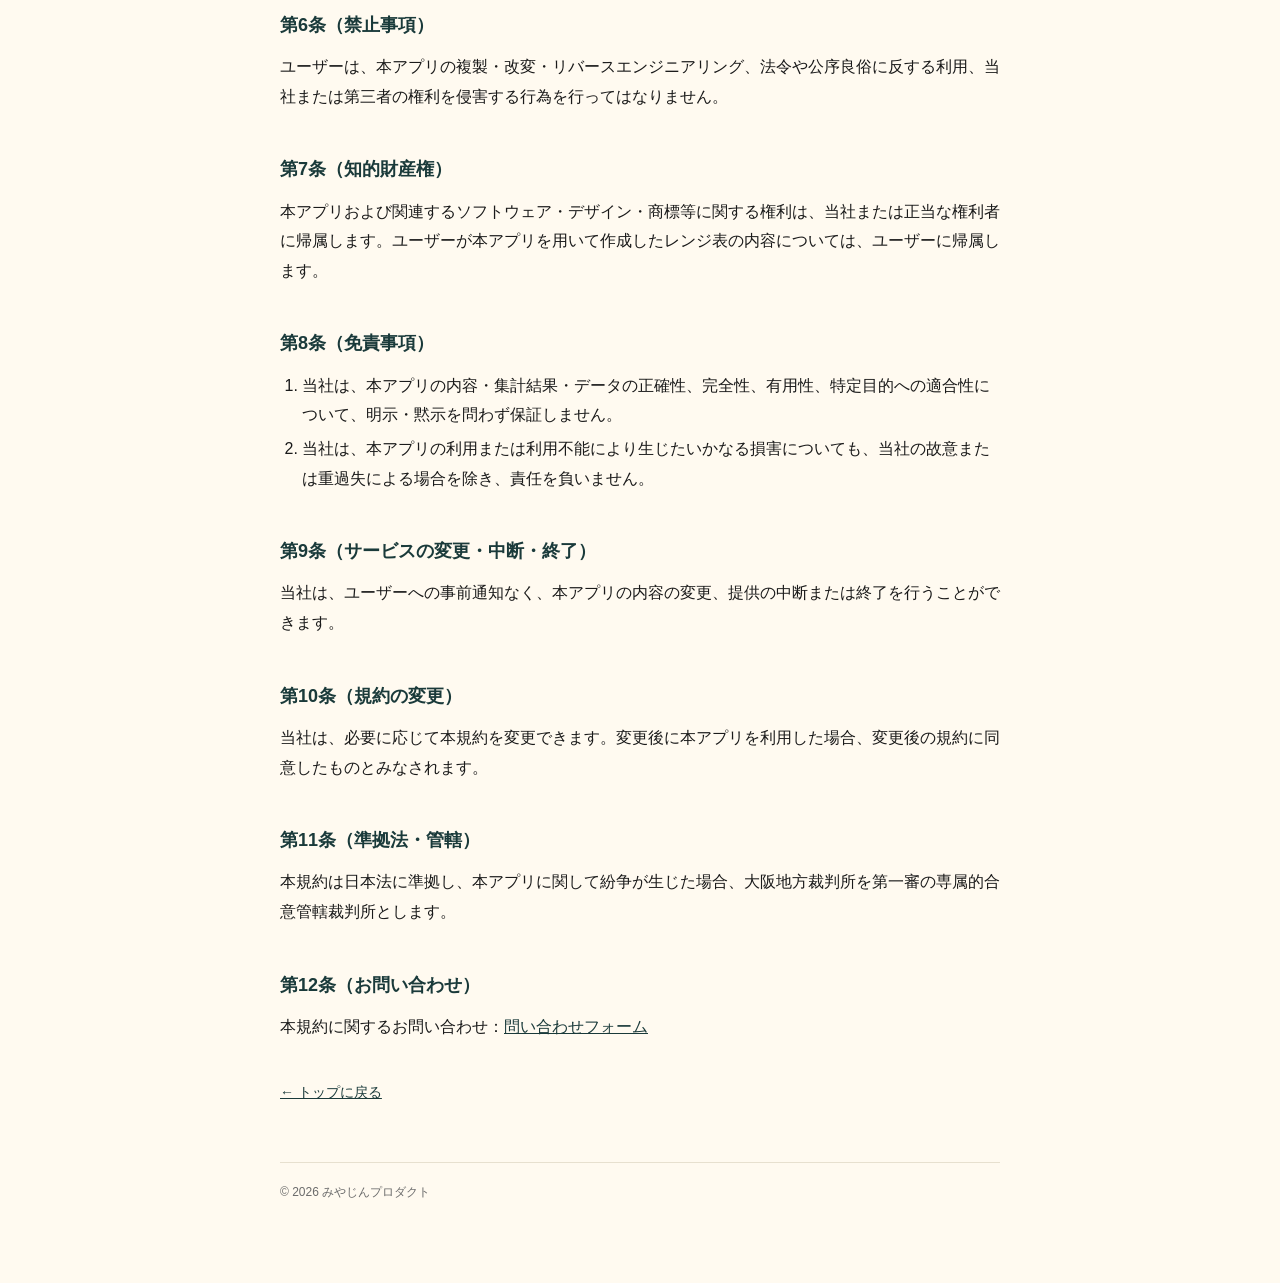
<file: range/terms.html>
<!DOCTYPE html>
<html lang="ja">
<head>
<meta charset="utf-8">
<meta name="viewport" content="width=device-width, initial-scale=1">
<title>利用規約｜俺のハンドレンジ</title>
<link rel="stylesheet" href="style.css">
</head>
<body>
<div class="wrap">
  <header class="site">
    <p class="app">俺のハンドレンジ</p>
    <h1>利用規約</h1>
    <p class="updated">最終更新日：2026年9月19日</p>
  </header>

  <p>本利用規約（以下「本規約」）は、みやじんプロダクト（以下「当社」）が提供するアプリ「俺のハンドレンジ」（以下「本アプリ」）の利用条件を定めるものです。ユーザーは、本アプリを利用することで本規約に同意したものとみなされます。</p>

  <h2>第1条（本アプリの目的）</h2>
  <p>本アプリは、ポーカーのハンドレンジ表（13×13＝169ハンドの表）をユーザー自身が作成・管理するための、学習および参考用の個人向けツールです。本アプリは、賭博その他の違法行為を助長・推奨するものではなく、アプリ内でカードが配られること、ゲームをプレイすること、金銭を賭けることおよびその精算を行う機能を一切提供しません。</p>
  <p>本アプリで作成したレンジ表は、ユーザー自身の考えを記録したものであり、その内容の妥当性や、それに従った行動の結果について当社は一切関与しません。</p>

  <h2>第2条（利用資格）</h2>
  <ol>
    <li>ユーザーは、適用される法令を遵守し、自己の責任において本アプリを利用するものとします。</li>
    <li>本アプリは13歳未満の方の利用を想定していません。未成年者は保護者の同意のうえご利用ください。</li>
    <li>居住地または利用地の法令により本アプリの利用が制限される場合、ユーザーは利用してはなりません。</li>
  </ol>

  <h2>第3条（データの取り扱い）</h2>
  <ol>
    <li>ユーザーが作成したレンジ表等のデータは、すべて端末内に保存されます。詳細は<a href="privacy.html">プライバシーポリシー</a>をご確認ください。</li>
    <li>本アプリはクラウド同期機能を持ちません。データのバックアップ・管理はユーザーの責任で行うものとし、当社は端末の故障・紛失・OS更新・アプリ削除等によるデータ消失について責任を負いません。</li>
  </ol>

  <h2>第4条（料金）</h2>
  <ol>
    <li>本アプリは無料でご利用いただけます。App内課金（買い切り・サブスクリプションを問わず）は一切ありません。</li>
    <li>本アプリの機能の一部は、動画広告の視聴を条件として利用できます。具体的には、3つ目以降のレンジ表を作成する際に動画広告の視聴が必要です。2つ目までは広告の視聴なしで作成できます。</li>
    <li>動画広告の視聴により利用できるのは当該機能のみであり、金銭その他の対価がユーザーに支払われることはありません。</li>
  </ol>

  <h2>第5条（広告）</h2>
  <ol>
    <li>本アプリは、無料での提供を維持するため、第三者の広告（Google AdMob 等）を表示します。</li>
    <li>広告の配信に伴い、広告事業者が広告識別子等の情報を取得する場合があります。詳細は<a href="privacy.html">プライバシーポリシー</a>をご確認ください。</li>
    <li>広告の在庫状況や通信環境により、動画広告を視聴できない場合があります。この場合、第4条第2項の機能を一時的にご利用いただけないことがあります。</li>
  </ol>

  <h2>第6条（禁止事項）</h2>
  <p>ユーザーは、本アプリの複製・改変・リバースエンジニアリング、法令や公序良俗に反する利用、当社または第三者の権利を侵害する行為を行ってはなりません。</p>

  <h2>第7条（知的財産権）</h2>
  <p>本アプリおよび関連するソフトウェア・デザイン・商標等に関する権利は、当社または正当な権利者に帰属します。ユーザーが本アプリを用いて作成したレンジ表の内容については、ユーザーに帰属します。</p>

  <h2>第8条（免責事項）</h2>
  <ol>
    <li>当社は、本アプリの内容・集計結果・データの正確性、完全性、有用性、特定目的への適合性について、明示・黙示を問わず保証しません。</li>
    <li>当社は、本アプリの利用または利用不能により生じたいかなる損害についても、当社の故意または重過失による場合を除き、責任を負いません。</li>
  </ol>

  <h2>第9条（サービスの変更・中断・終了）</h2>
  <p>当社は、ユーザーへの事前通知なく、本アプリの内容の変更、提供の中断または終了を行うことができます。</p>

  <h2>第10条（規約の変更）</h2>
  <p>当社は、必要に応じて本規約を変更できます。変更後に本アプリを利用した場合、変更後の規約に同意したものとみなされます。</p>

  <h2>第11条（準拠法・管轄）</h2>
  <p>本規約は日本法に準拠し、本アプリに関して紛争が生じた場合、大阪地方裁判所を第一審の専属的合意管轄裁判所とします。</p>

  <h2>第12条（お問い合わせ）</h2>
  <p>本規約に関するお問い合わせ：<a href="https://docs.google.com/forms/d/e/1FAIpQLSerlqKX8OvohAhMS4iuz7njMA0RL0A8FilcvmtY0oL1UKAetw/viewform">問い合わせフォーム</a></p>

  <a class="back" href="index.html">← トップに戻る</a>

  <footer class="site">
    © 2026 みやじんプロダクト
  </footer>
</div>
</body>
</html>
</file>
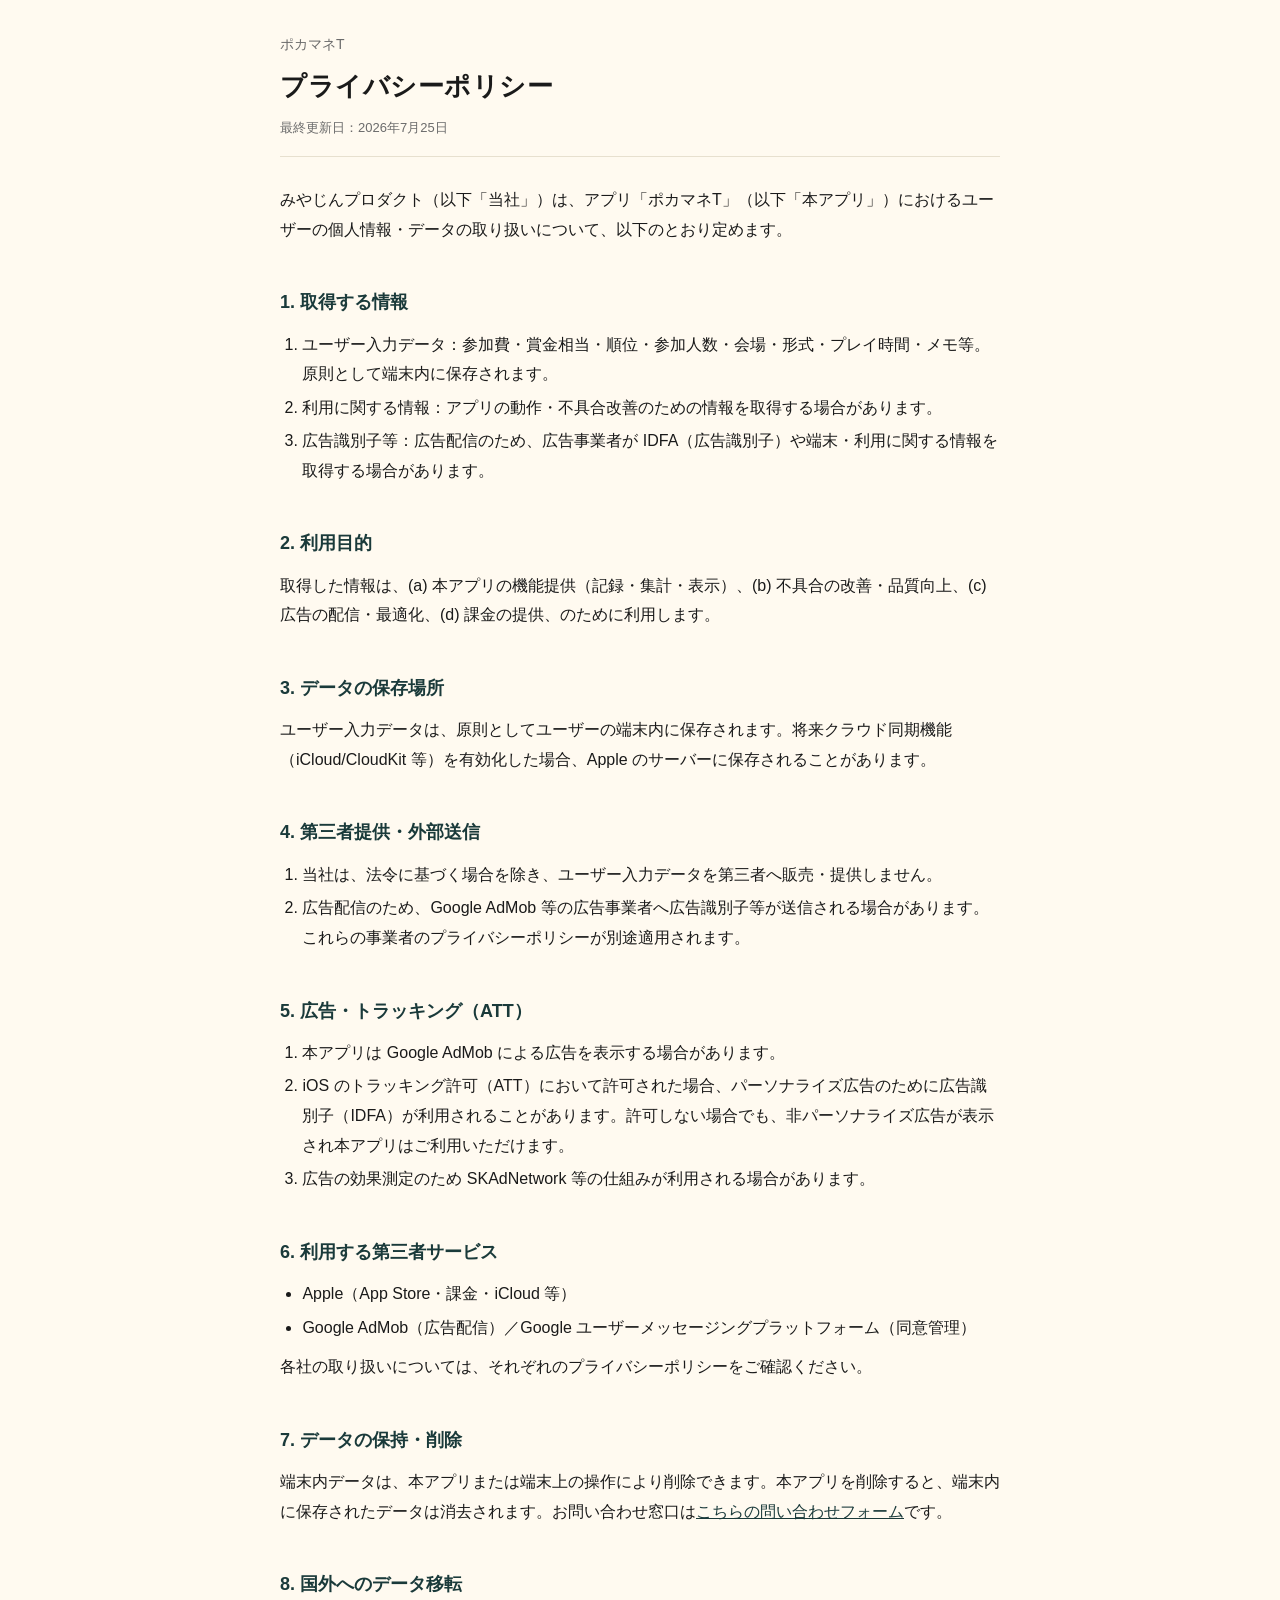
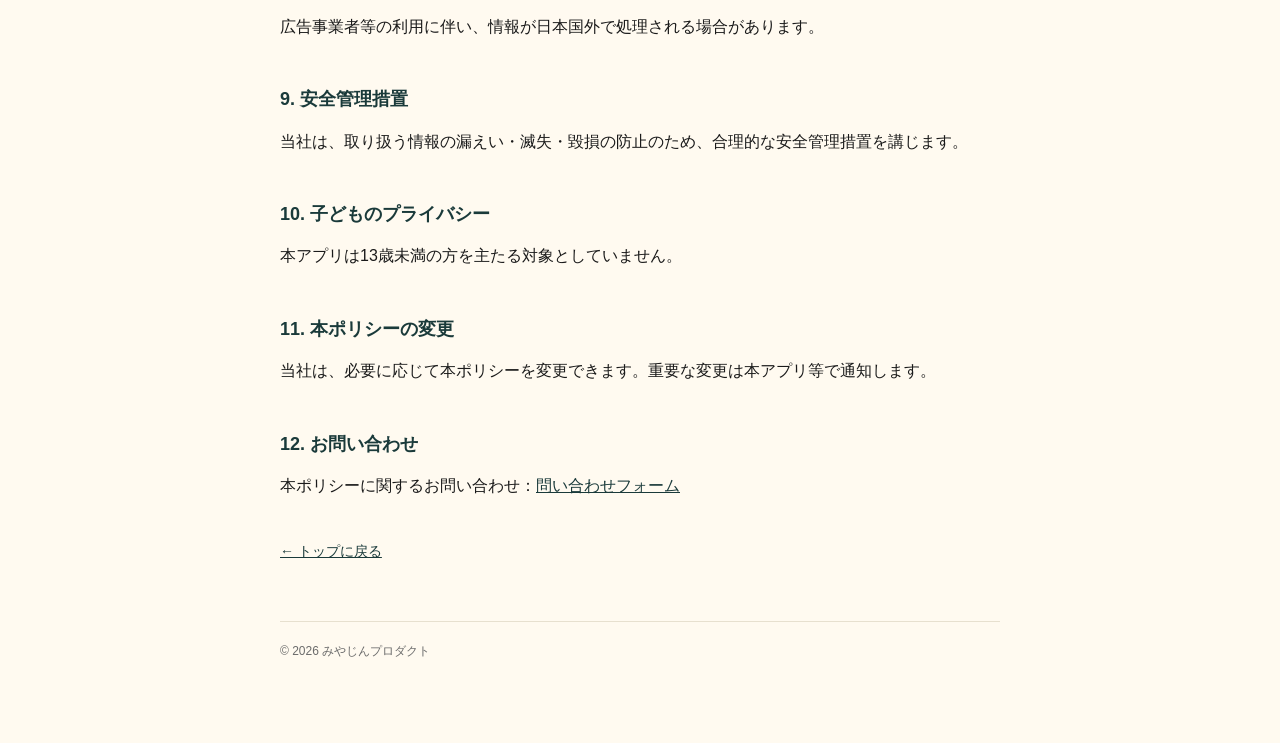
<file: t/privacy.html>
<!DOCTYPE html>
<html lang="ja">
<head>
<meta charset="utf-8">
<meta name="viewport" content="width=device-width, initial-scale=1">
<title>プライバシーポリシー｜ポカマネT</title>
<link rel="stylesheet" href="style.css">
</head>
<body>
<div class="wrap">
  <header class="site">
    <p class="app">ポカマネT</p>
    <h1>プライバシーポリシー</h1>
    <p class="updated">最終更新日：2026年7月25日</p>
  </header>

  <p>みやじんプロダクト（以下「当社」）は、アプリ「ポカマネT」（以下「本アプリ」）におけるユーザーの個人情報・データの取り扱いについて、以下のとおり定めます。</p>

  <h2>1. 取得する情報</h2>
  <ol>
    <li>ユーザー入力データ：参加費・賞金相当・順位・参加人数・会場・形式・プレイ時間・メモ等。原則として端末内に保存されます。</li>
    <li>利用に関する情報：アプリの動作・不具合改善のための情報を取得する場合があります。</li>
    <li>広告識別子等：広告配信のため、広告事業者が IDFA（広告識別子）や端末・利用に関する情報を取得する場合があります。</li>
  </ol>

  <h2>2. 利用目的</h2>
  <p>取得した情報は、(a) 本アプリの機能提供（記録・集計・表示）、(b) 不具合の改善・品質向上、(c) 広告の配信・最適化、(d) 課金の提供、のために利用します。</p>

  <h2>3. データの保存場所</h2>
  <p>ユーザー入力データは、原則としてユーザーの端末内に保存されます。将来クラウド同期機能（iCloud/CloudKit 等）を有効化した場合、Apple のサーバーに保存されることがあります。</p>

  <h2>4. 第三者提供・外部送信</h2>
  <ol>
    <li>当社は、法令に基づく場合を除き、ユーザー入力データを第三者へ販売・提供しません。</li>
    <li>広告配信のため、Google AdMob 等の広告事業者へ広告識別子等が送信される場合があります。これらの事業者のプライバシーポリシーが別途適用されます。</li>
  </ol>

  <h2>5. 広告・トラッキング（ATT）</h2>
  <ol>
    <li>本アプリは Google AdMob による広告を表示する場合があります。</li>
    <li>iOS のトラッキング許可（ATT）において許可された場合、パーソナライズ広告のために広告識別子（IDFA）が利用されることがあります。許可しない場合でも、非パーソナライズ広告が表示され本アプリはご利用いただけます。</li>
    <li>広告の効果測定のため SKAdNetwork 等の仕組みが利用される場合があります。</li>
  </ol>

  <h2>6. 利用する第三者サービス</h2>
  <ul>
    <li>Apple（App Store・課金・iCloud 等）</li>
    <li>Google AdMob（広告配信）／Google ユーザーメッセージングプラットフォーム（同意管理）</li>
  </ul>
  <p>各社の取り扱いについては、それぞれのプライバシーポリシーをご確認ください。</p>

  <h2>7. データの保持・削除</h2>
  <p>端末内データは、本アプリまたは端末上の操作により削除できます。本アプリを削除すると、端末内に保存されたデータは消去されます。お問い合わせ窓口は<a href="https://docs.google.com/forms/d/e/1FAIpQLSerlqKX8OvohAhMS4iuz7njMA0RL0A8FilcvmtY0oL1UKAetw/viewform">こちらの問い合わせフォーム</a>です。</p>

  <h2>8. 国外へのデータ移転</h2>
  <p>広告事業者等の利用に伴い、情報が日本国外で処理される場合があります。</p>

  <h2>9. 安全管理措置</h2>
  <p>当社は、取り扱う情報の漏えい・滅失・毀損の防止のため、合理的な安全管理措置を講じます。</p>

  <h2>10. 子どものプライバシー</h2>
  <p>本アプリは13歳未満の方を主たる対象としていません。</p>

  <h2>11. 本ポリシーの変更</h2>
  <p>当社は、必要に応じて本ポリシーを変更できます。重要な変更は本アプリ等で通知します。</p>

  <h2>12. お問い合わせ</h2>
  <p>本ポリシーに関するお問い合わせ：<a href="https://docs.google.com/forms/d/e/1FAIpQLSerlqKX8OvohAhMS4iuz7njMA0RL0A8FilcvmtY0oL1UKAetw/viewform">問い合わせフォーム</a></p>

  <a class="back" href="index.html">← トップに戻る</a>

  <footer class="site">
    © 2026 みやじんプロダクト
  </footer>
</div>
</body>
</html>
</file>
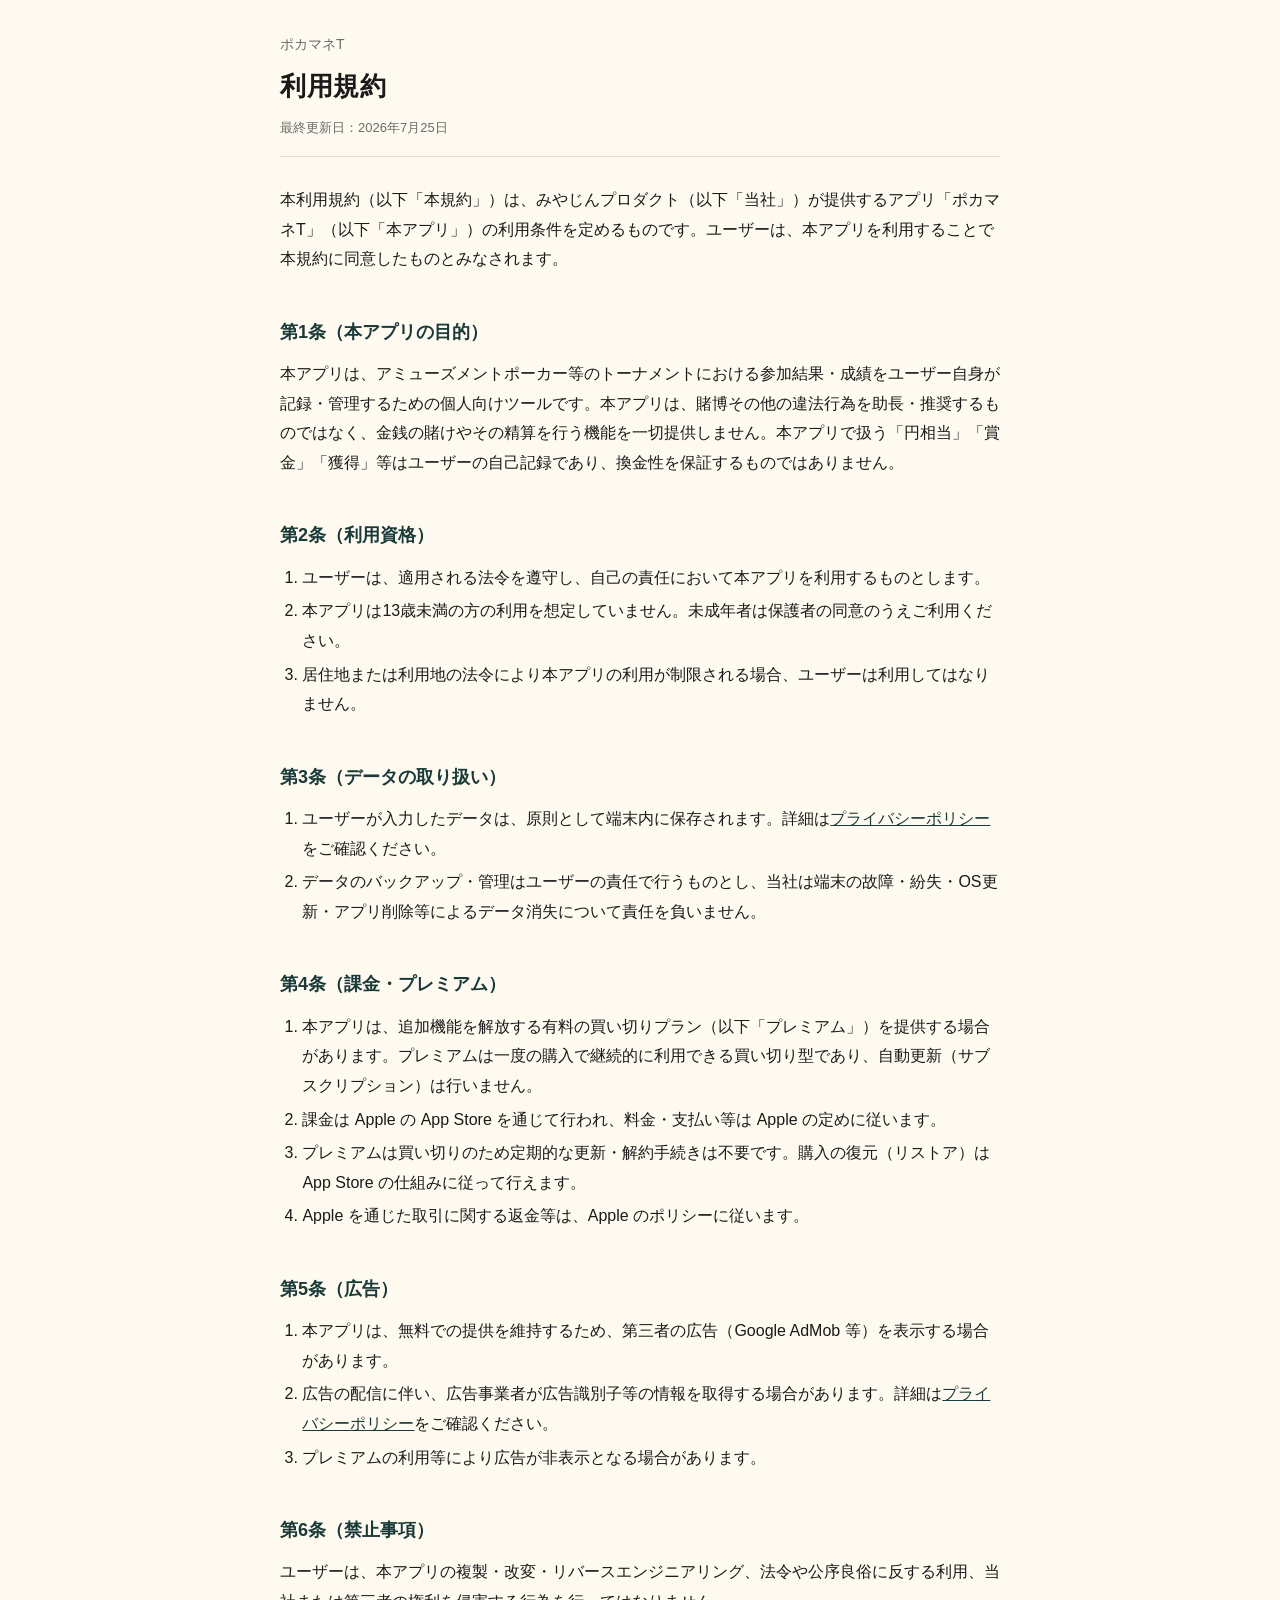
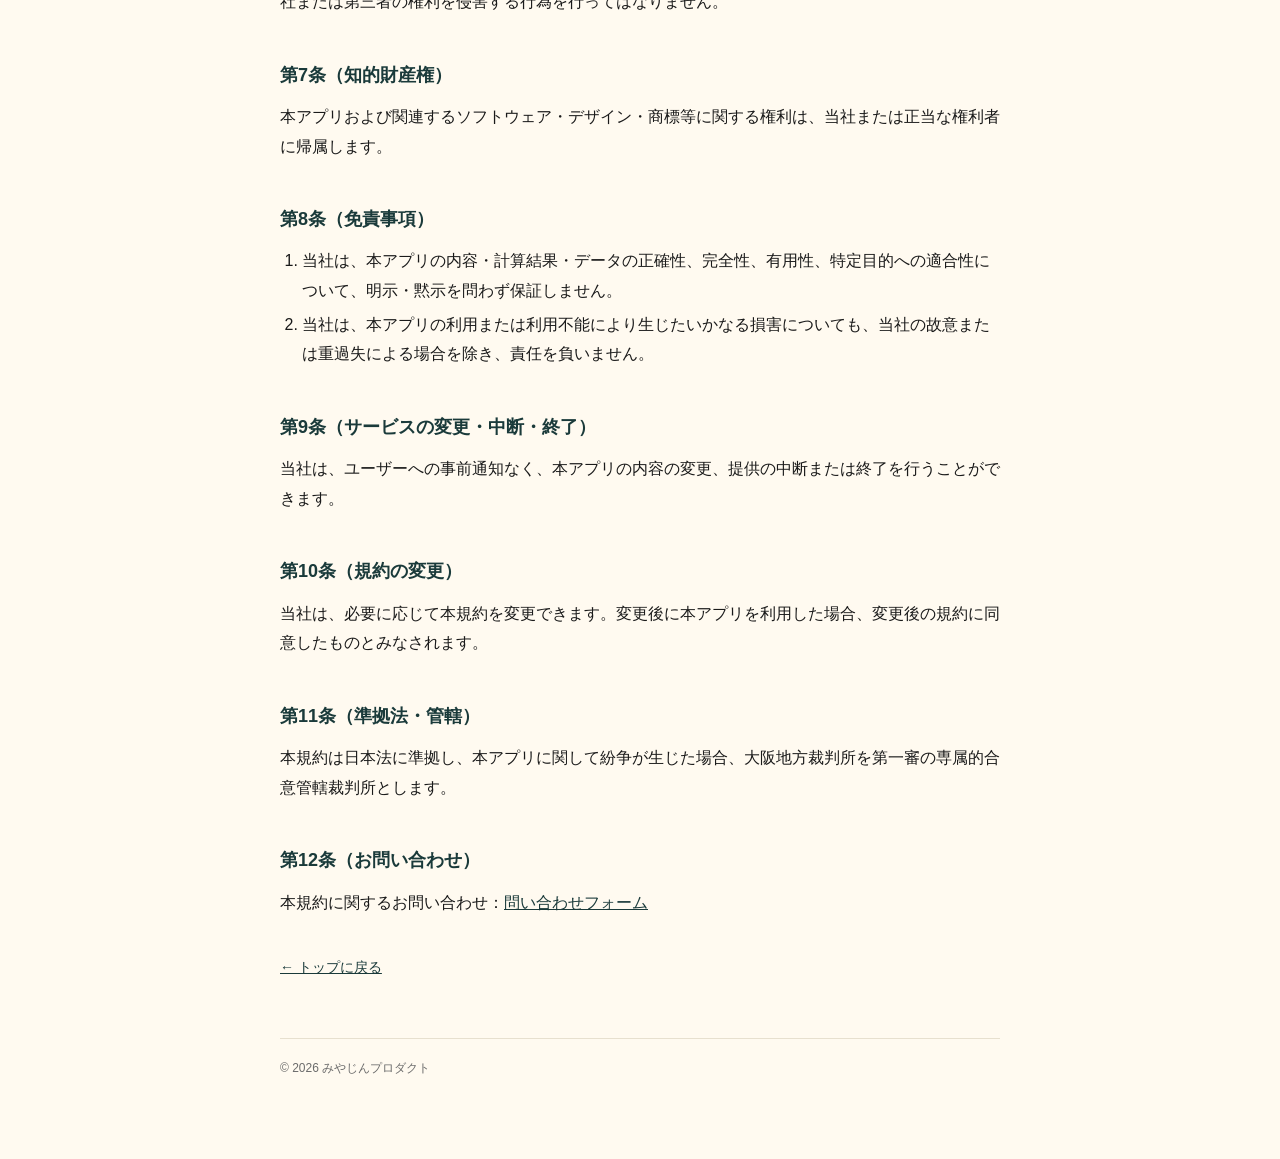
<file: t/terms.html>
<!DOCTYPE html>
<html lang="ja">
<head>
<meta charset="utf-8">
<meta name="viewport" content="width=device-width, initial-scale=1">
<title>利用規約｜ポカマネT</title>
<link rel="stylesheet" href="style.css">
</head>
<body>
<div class="wrap">
  <header class="site">
    <p class="app">ポカマネT</p>
    <h1>利用規約</h1>
    <p class="updated">最終更新日：2026年7月25日</p>
  </header>

  <p>本利用規約（以下「本規約」）は、みやじんプロダクト（以下「当社」）が提供するアプリ「ポカマネT」（以下「本アプリ」）の利用条件を定めるものです。ユーザーは、本アプリを利用することで本規約に同意したものとみなされます。</p>

  <h2>第1条（本アプリの目的）</h2>
  <p>本アプリは、アミューズメントポーカー等のトーナメントにおける参加結果・成績をユーザー自身が記録・管理するための個人向けツールです。本アプリは、賭博その他の違法行為を助長・推奨するものではなく、金銭の賭けやその精算を行う機能を一切提供しません。本アプリで扱う「円相当」「賞金」「獲得」等はユーザーの自己記録であり、換金性を保証するものではありません。</p>

  <h2>第2条（利用資格）</h2>
  <ol>
    <li>ユーザーは、適用される法令を遵守し、自己の責任において本アプリを利用するものとします。</li>
    <li>本アプリは13歳未満の方の利用を想定していません。未成年者は保護者の同意のうえご利用ください。</li>
    <li>居住地または利用地の法令により本アプリの利用が制限される場合、ユーザーは利用してはなりません。</li>
  </ol>

  <h2>第3条（データの取り扱い）</h2>
  <ol>
    <li>ユーザーが入力したデータは、原則として端末内に保存されます。詳細は<a href="privacy.html">プライバシーポリシー</a>をご確認ください。</li>
    <li>データのバックアップ・管理はユーザーの責任で行うものとし、当社は端末の故障・紛失・OS更新・アプリ削除等によるデータ消失について責任を負いません。</li>
  </ol>

  <h2>第4条（課金・プレミアム）</h2>
  <ol>
    <li>本アプリは、追加機能を解放する有料の買い切りプラン（以下「プレミアム」）を提供する場合があります。プレミアムは一度の購入で継続的に利用できる買い切り型であり、自動更新（サブスクリプション）は行いません。</li>
    <li>課金は Apple の App Store を通じて行われ、料金・支払い等は Apple の定めに従います。</li>
    <li>プレミアムは買い切りのため定期的な更新・解約手続きは不要です。購入の復元（リストア）は App Store の仕組みに従って行えます。</li>
    <li>Apple を通じた取引に関する返金等は、Apple のポリシーに従います。</li>
  </ol>

  <h2>第5条（広告）</h2>
  <ol>
    <li>本アプリは、無料での提供を維持するため、第三者の広告（Google AdMob 等）を表示する場合があります。</li>
    <li>広告の配信に伴い、広告事業者が広告識別子等の情報を取得する場合があります。詳細は<a href="privacy.html">プライバシーポリシー</a>をご確認ください。</li>
    <li>プレミアムの利用等により広告が非表示となる場合があります。</li>
  </ol>

  <h2>第6条（禁止事項）</h2>
  <p>ユーザーは、本アプリの複製・改変・リバースエンジニアリング、法令や公序良俗に反する利用、当社または第三者の権利を侵害する行為を行ってはなりません。</p>

  <h2>第7条（知的財産権）</h2>
  <p>本アプリおよび関連するソフトウェア・デザイン・商標等に関する権利は、当社または正当な権利者に帰属します。</p>

  <h2>第8条（免責事項）</h2>
  <ol>
    <li>当社は、本アプリの内容・計算結果・データの正確性、完全性、有用性、特定目的への適合性について、明示・黙示を問わず保証しません。</li>
    <li>当社は、本アプリの利用または利用不能により生じたいかなる損害についても、当社の故意または重過失による場合を除き、責任を負いません。</li>
  </ol>

  <h2>第9条（サービスの変更・中断・終了）</h2>
  <p>当社は、ユーザーへの事前通知なく、本アプリの内容の変更、提供の中断または終了を行うことができます。</p>

  <h2>第10条（規約の変更）</h2>
  <p>当社は、必要に応じて本規約を変更できます。変更後に本アプリを利用した場合、変更後の規約に同意したものとみなされます。</p>

  <h2>第11条（準拠法・管轄）</h2>
  <p>本規約は日本法に準拠し、本アプリに関して紛争が生じた場合、大阪地方裁判所を第一審の専属的合意管轄裁判所とします。</p>

  <h2>第12条（お問い合わせ）</h2>
  <p>本規約に関するお問い合わせ：<a href="https://docs.google.com/forms/d/e/1FAIpQLSerlqKX8OvohAhMS4iuz7njMA0RL0A8FilcvmtY0oL1UKAetw/viewform">問い合わせフォーム</a></p>

  <a class="back" href="index.html">← トップに戻る</a>

  <footer class="site">
    © 2026 みやじんプロダクト
  </footer>
</div>
</body>
</html>
</file>
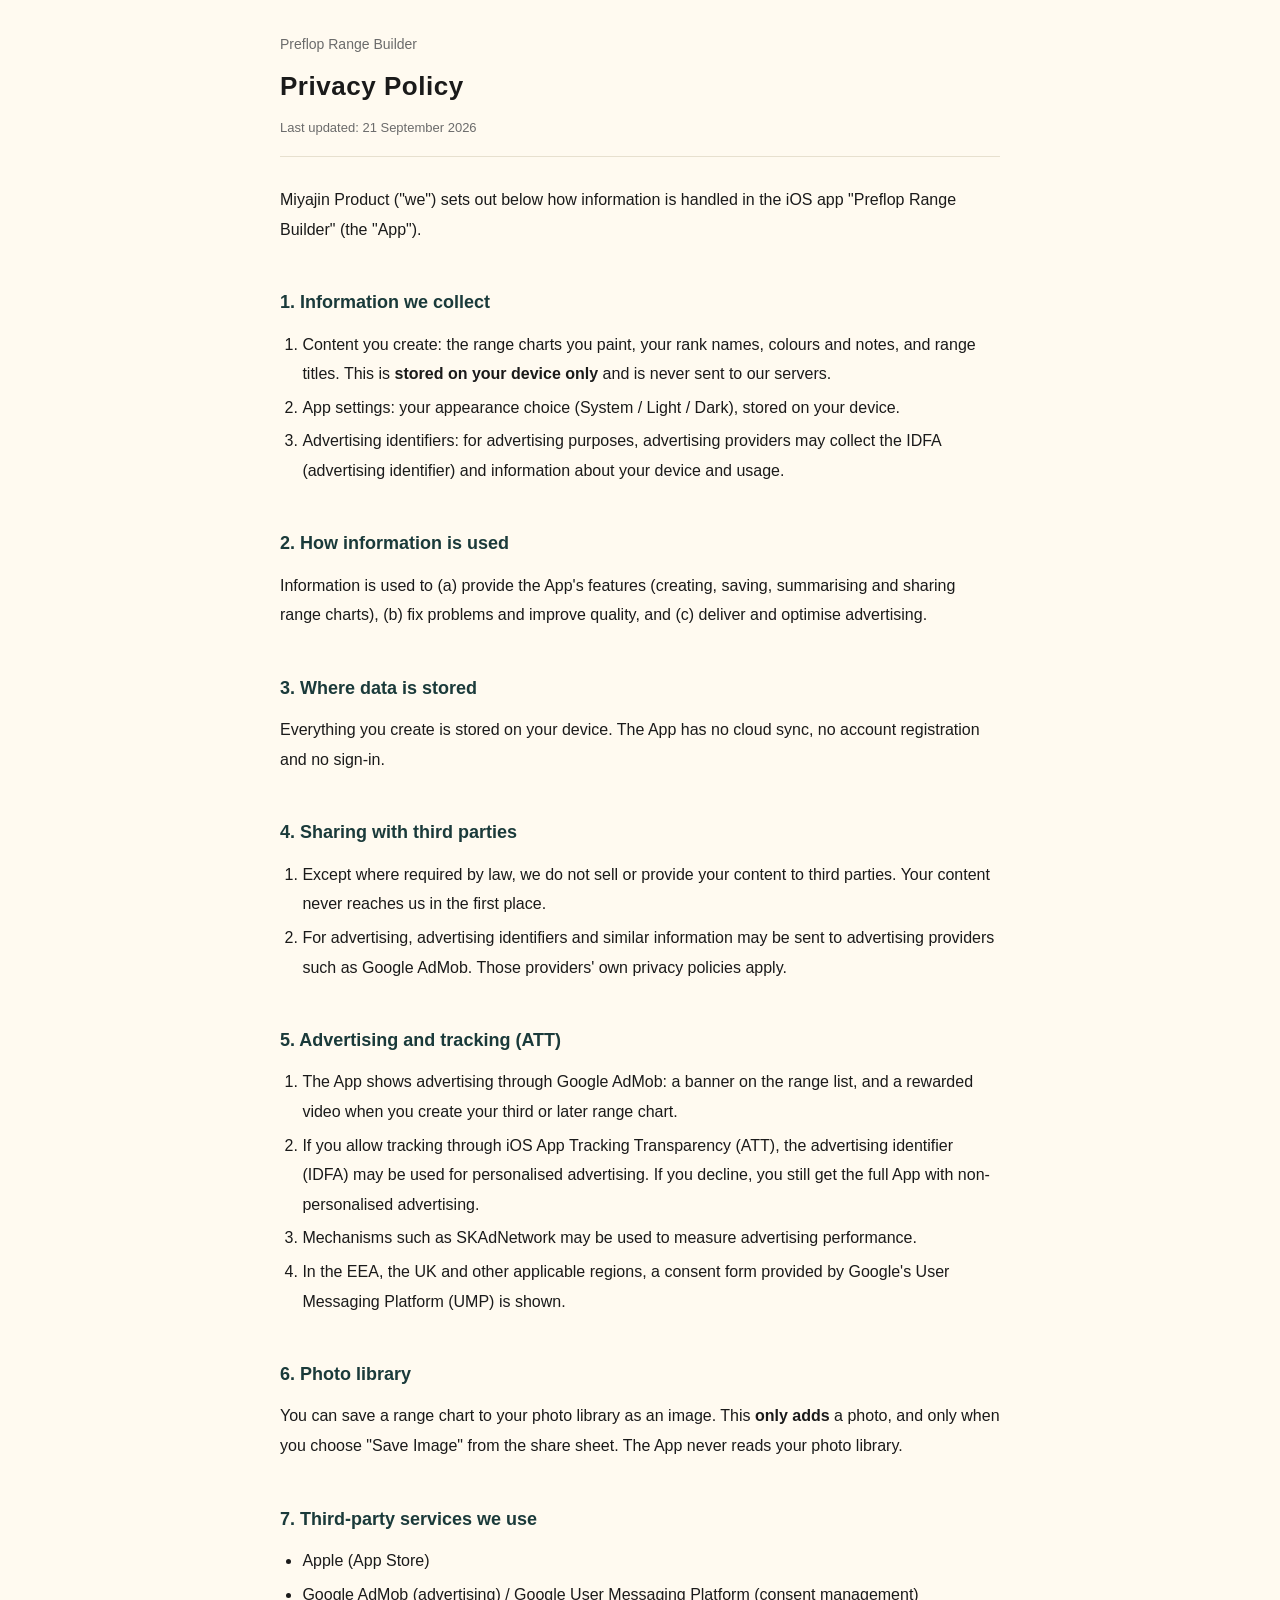
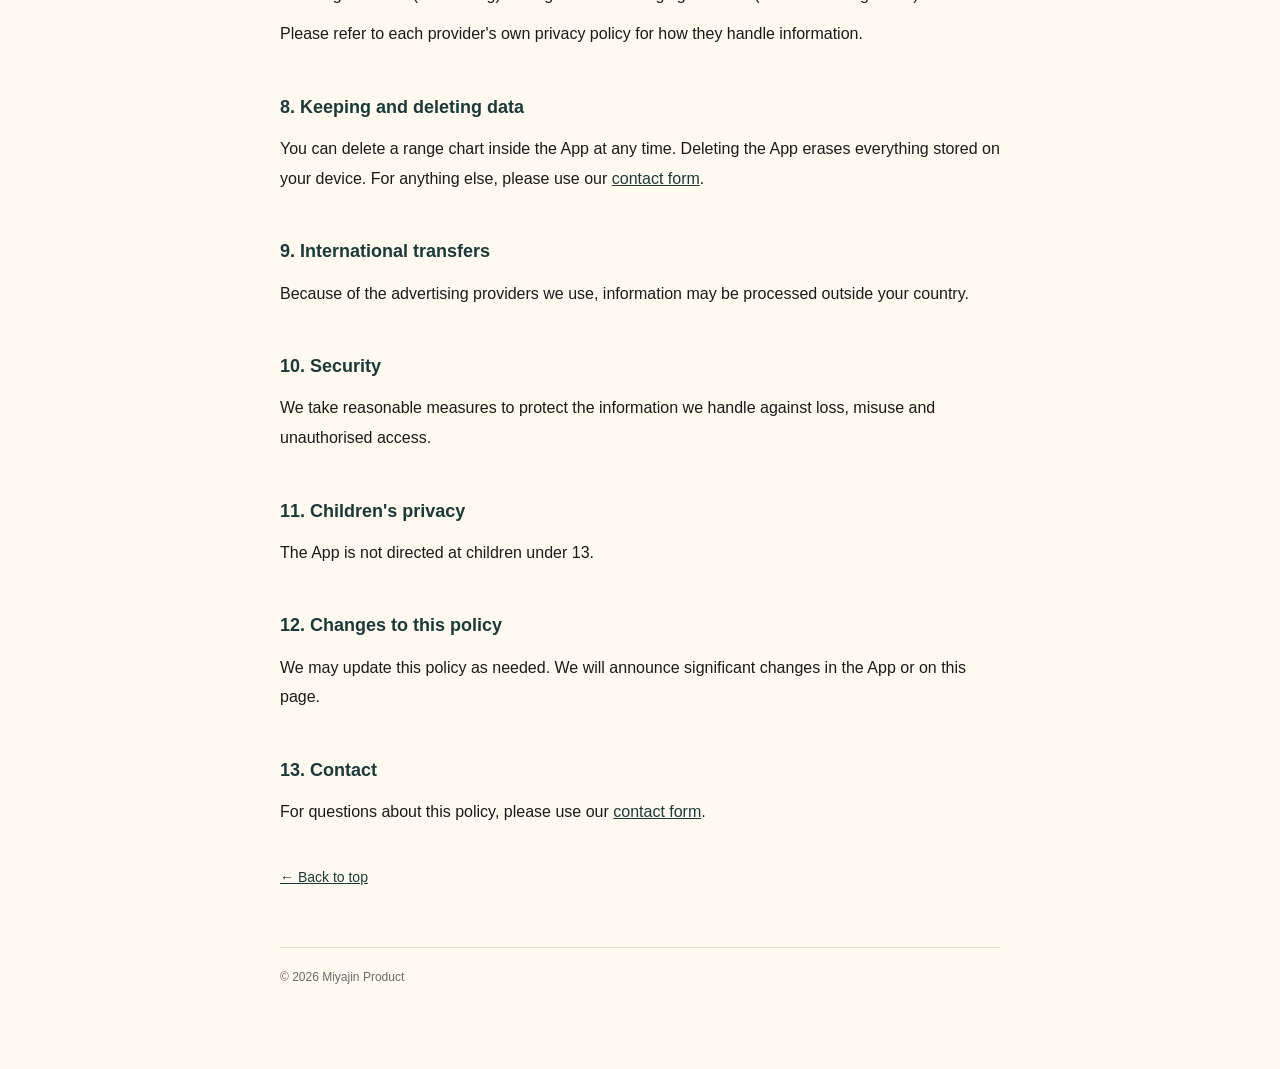
<file: range/en/privacy.html>
<!DOCTYPE html>
<html lang="en">
<head>
<meta charset="utf-8">
<meta name="viewport" content="width=device-width, initial-scale=1">
<title>Privacy Policy | Preflop Range Builder</title>
<link rel="stylesheet" href="style.css">
</head>
<body>
<div class="wrap">
  <header class="site">
    <p class="app">Preflop Range Builder</p>
    <h1>Privacy Policy</h1>
    <p class="updated">Last updated: 21 September 2026</p>
  </header>

  <p>Miyajin Product ("we") sets out below how information is handled in the iOS app "Preflop Range Builder" (the "App").</p>

  <h2>1. Information we collect</h2>
  <ol>
    <li>Content you create: the range charts you paint, your rank names, colours and notes, and range titles. This is <strong>stored on your device only</strong> and is never sent to our servers.</li>
    <li>App settings: your appearance choice (System / Light / Dark), stored on your device.</li>
    <li>Advertising identifiers: for advertising purposes, advertising providers may collect the IDFA (advertising identifier) and information about your device and usage.</li>
  </ol>

  <h2>2. How information is used</h2>
  <p>Information is used to (a) provide the App's features (creating, saving, summarising and sharing range charts), (b) fix problems and improve quality, and (c) deliver and optimise advertising.</p>

  <h2>3. Where data is stored</h2>
  <p>Everything you create is stored on your device. The App has no cloud sync, no account registration and no sign-in.</p>

  <h2>4. Sharing with third parties</h2>
  <ol>
    <li>Except where required by law, we do not sell or provide your content to third parties. Your content never reaches us in the first place.</li>
    <li>For advertising, advertising identifiers and similar information may be sent to advertising providers such as Google AdMob. Those providers' own privacy policies apply.</li>
  </ol>

  <h2>5. Advertising and tracking (ATT)</h2>
  <ol>
    <li>The App shows advertising through Google AdMob: a banner on the range list, and a rewarded video when you create your third or later range chart.</li>
    <li>If you allow tracking through iOS App Tracking Transparency (ATT), the advertising identifier (IDFA) may be used for personalised advertising. If you decline, you still get the full App with non-personalised advertising.</li>
    <li>Mechanisms such as SKAdNetwork may be used to measure advertising performance.</li>
    <li>In the EEA, the UK and other applicable regions, a consent form provided by Google's User Messaging Platform (UMP) is shown.</li>
  </ol>

  <h2>6. Photo library</h2>
  <p>You can save a range chart to your photo library as an image. This <strong>only adds</strong> a photo, and only when you choose "Save Image" from the share sheet. The App never reads your photo library.</p>

  <h2>7. Third-party services we use</h2>
  <ul>
    <li>Apple (App Store)</li>
    <li>Google AdMob (advertising) / Google User Messaging Platform (consent management)</li>
  </ul>
  <p>Please refer to each provider's own privacy policy for how they handle information.</p>

  <h2>8. Keeping and deleting data</h2>
  <p>You can delete a range chart inside the App at any time. Deleting the App erases everything stored on your device. For anything else, please use our <a href="https://docs.google.com/forms/d/e/1FAIpQLSerlqKX8OvohAhMS4iuz7njMA0RL0A8FilcvmtY0oL1UKAetw/viewform" target="_blank" rel="noopener">contact form</a>.</p>

  <h2>9. International transfers</h2>
  <p>Because of the advertising providers we use, information may be processed outside your country.</p>

  <h2>10. Security</h2>
  <p>We take reasonable measures to protect the information we handle against loss, misuse and unauthorised access.</p>

  <h2>11. Children's privacy</h2>
  <p>The App is not directed at children under 13.</p>

  <h2>12. Changes to this policy</h2>
  <p>We may update this policy as needed. We will announce significant changes in the App or on this page.</p>

  <h2>13. Contact</h2>
  <p>For questions about this policy, please use our <a href="https://docs.google.com/forms/d/e/1FAIpQLSerlqKX8OvohAhMS4iuz7njMA0RL0A8FilcvmtY0oL1UKAetw/viewform" target="_blank" rel="noopener">contact form</a>.</p>

  <a class="back" href="index.html">← Back to top</a>

  <footer class="site">© 2026 Miyajin Product</footer>
</div>
</body>
</html>
</file>
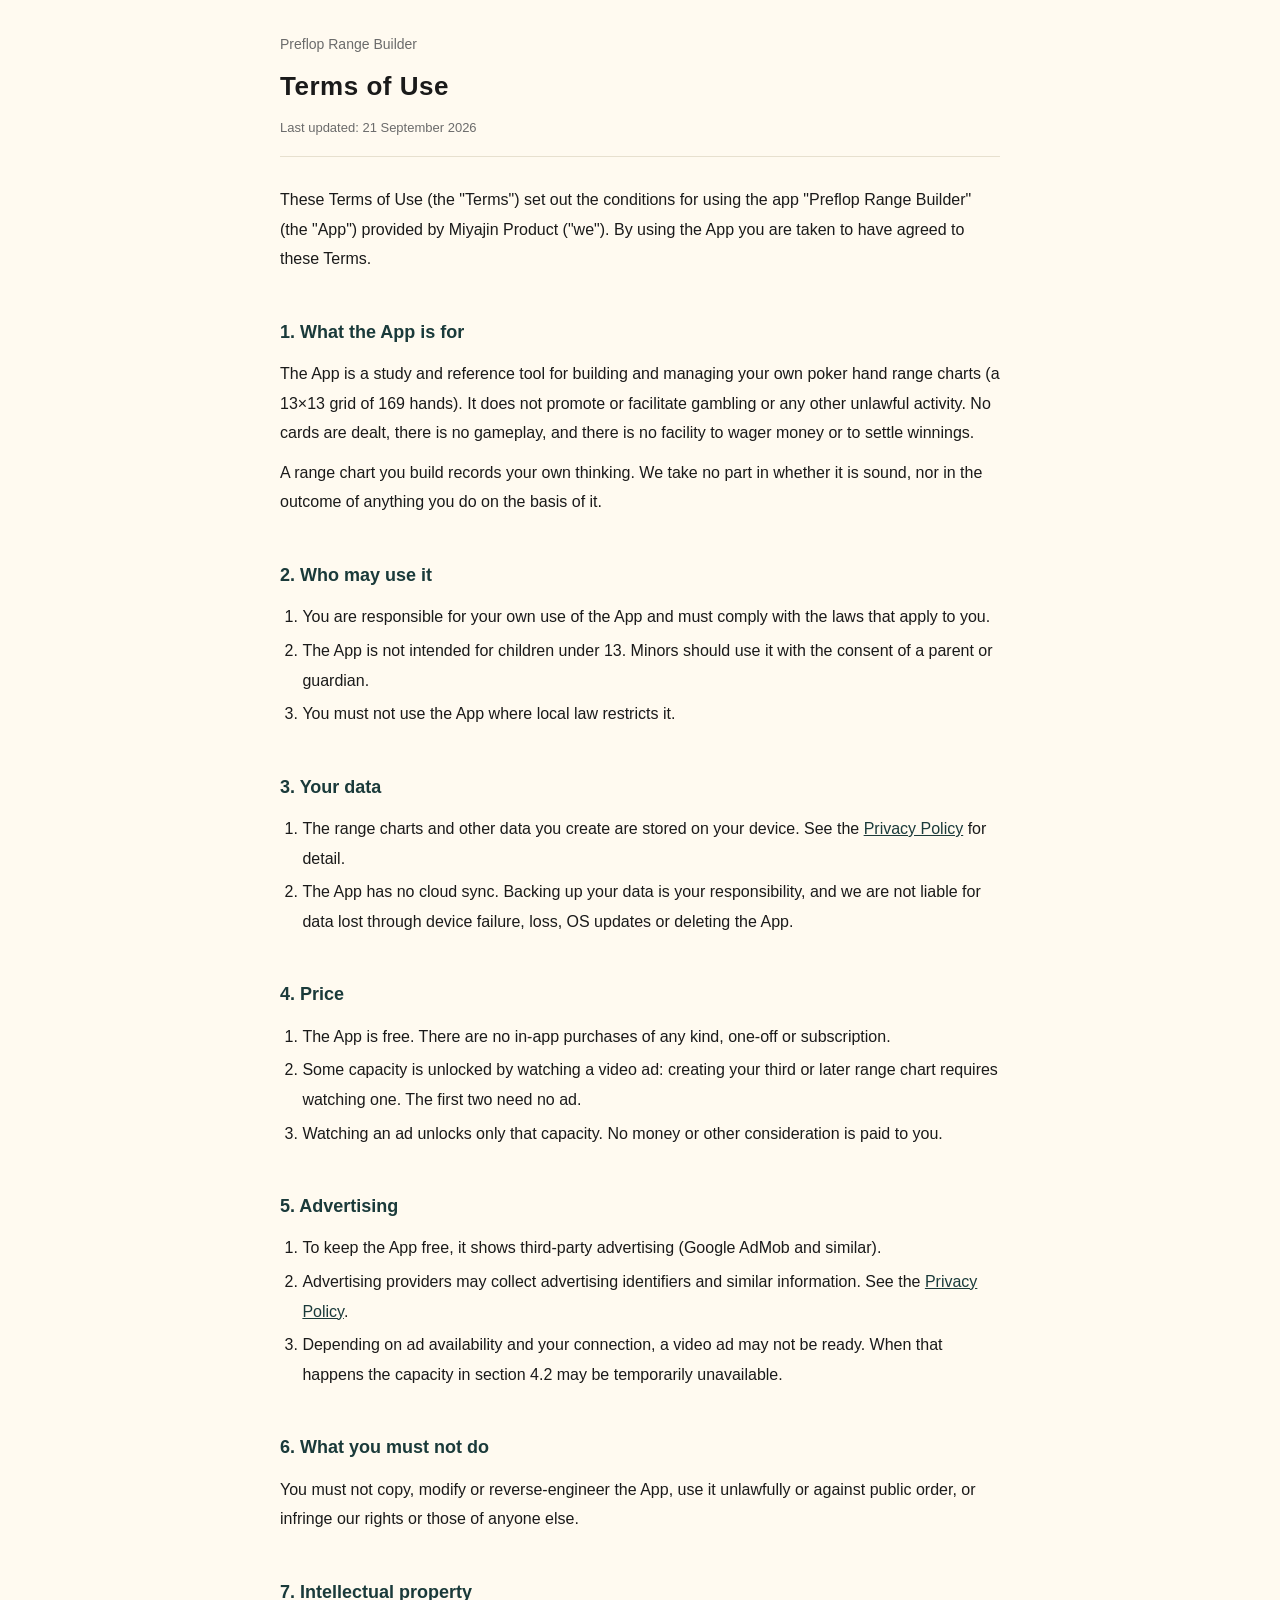
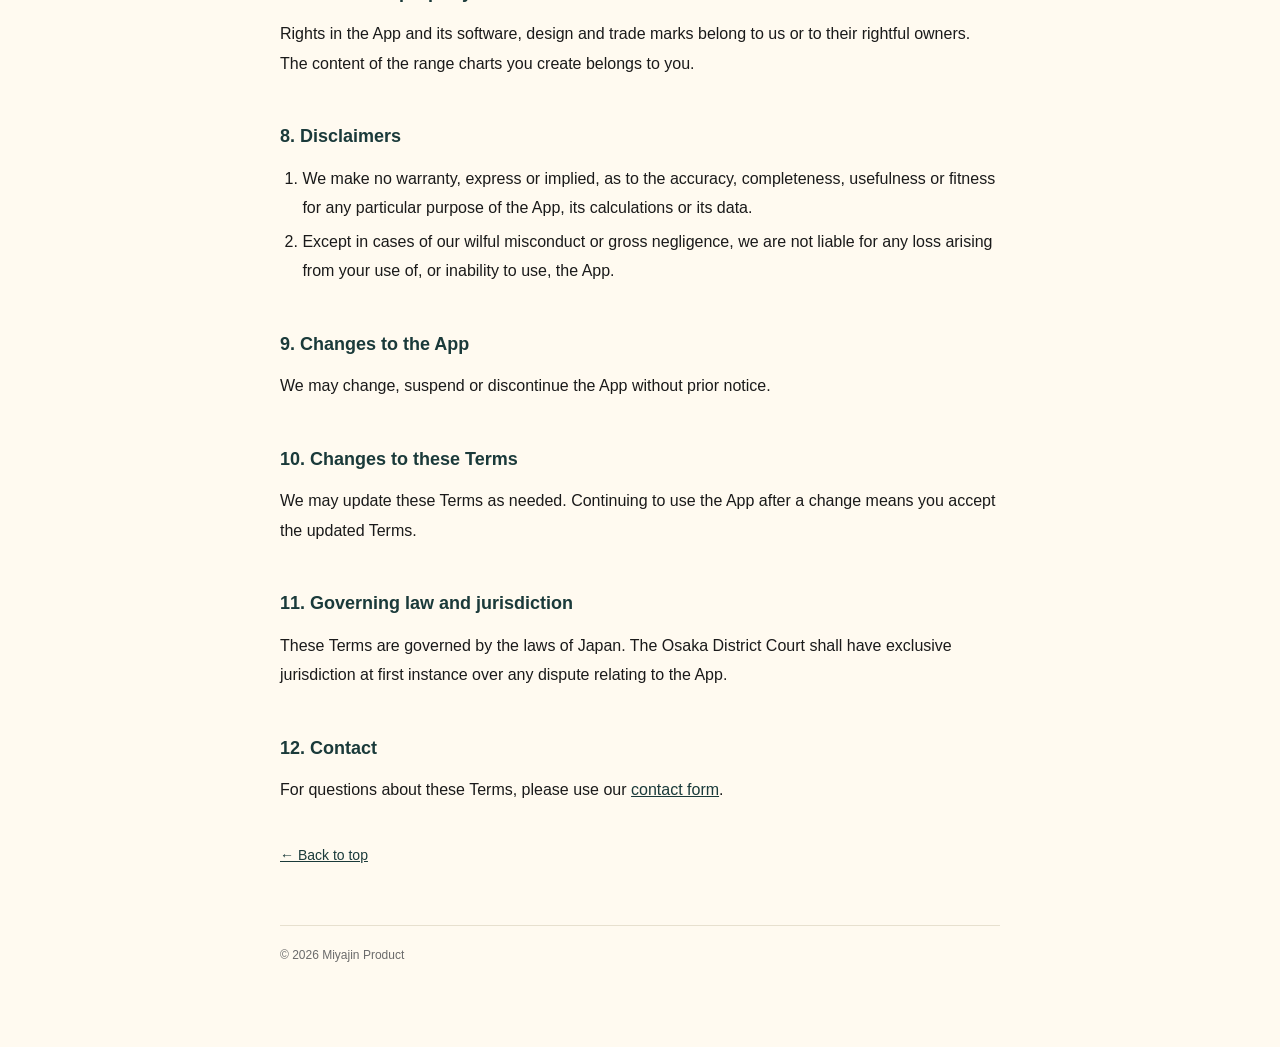
<file: range/en/terms.html>
<!DOCTYPE html>
<html lang="en">
<head>
<meta charset="utf-8">
<meta name="viewport" content="width=device-width, initial-scale=1">
<title>Terms of Use | Preflop Range Builder</title>
<link rel="stylesheet" href="style.css">
</head>
<body>
<div class="wrap">
  <header class="site">
    <p class="app">Preflop Range Builder</p>
    <h1>Terms of Use</h1>
    <p class="updated">Last updated: 21 September 2026</p>
  </header>

  <p>These Terms of Use (the "Terms") set out the conditions for using the app "Preflop Range Builder" (the "App") provided by Miyajin Product ("we"). By using the App you are taken to have agreed to these Terms.</p>

  <h2>1. What the App is for</h2>
  <p>The App is a study and reference tool for building and managing your own poker hand range charts (a 13×13 grid of 169 hands). It does not promote or facilitate gambling or any other unlawful activity. No cards are dealt, there is no gameplay, and there is no facility to wager money or to settle winnings.</p>
  <p>A range chart you build records your own thinking. We take no part in whether it is sound, nor in the outcome of anything you do on the basis of it.</p>

  <h2>2. Who may use it</h2>
  <ol>
    <li>You are responsible for your own use of the App and must comply with the laws that apply to you.</li>
    <li>The App is not intended for children under 13. Minors should use it with the consent of a parent or guardian.</li>
    <li>You must not use the App where local law restricts it.</li>
  </ol>

  <h2>3. Your data</h2>
  <ol>
    <li>The range charts and other data you create are stored on your device. See the <a href="privacy.html">Privacy Policy</a> for detail.</li>
    <li>The App has no cloud sync. Backing up your data is your responsibility, and we are not liable for data lost through device failure, loss, OS updates or deleting the App.</li>
  </ol>

  <h2>4. Price</h2>
  <ol>
    <li>The App is free. There are no in-app purchases of any kind, one-off or subscription.</li>
    <li>Some capacity is unlocked by watching a video ad: creating your third or later range chart requires watching one. The first two need no ad.</li>
    <li>Watching an ad unlocks only that capacity. No money or other consideration is paid to you.</li>
  </ol>

  <h2>5. Advertising</h2>
  <ol>
    <li>To keep the App free, it shows third-party advertising (Google AdMob and similar).</li>
    <li>Advertising providers may collect advertising identifiers and similar information. See the <a href="privacy.html">Privacy Policy</a>.</li>
    <li>Depending on ad availability and your connection, a video ad may not be ready. When that happens the capacity in section 4.2 may be temporarily unavailable.</li>
  </ol>

  <h2>6. What you must not do</h2>
  <p>You must not copy, modify or reverse-engineer the App, use it unlawfully or against public order, or infringe our rights or those of anyone else.</p>

  <h2>7. Intellectual property</h2>
  <p>Rights in the App and its software, design and trade marks belong to us or to their rightful owners. The content of the range charts you create belongs to you.</p>

  <h2>8. Disclaimers</h2>
  <ol>
    <li>We make no warranty, express or implied, as to the accuracy, completeness, usefulness or fitness for any particular purpose of the App, its calculations or its data.</li>
    <li>Except in cases of our wilful misconduct or gross negligence, we are not liable for any loss arising from your use of, or inability to use, the App.</li>
  </ol>

  <h2>9. Changes to the App</h2>
  <p>We may change, suspend or discontinue the App without prior notice.</p>

  <h2>10. Changes to these Terms</h2>
  <p>We may update these Terms as needed. Continuing to use the App after a change means you accept the updated Terms.</p>

  <h2>11. Governing law and jurisdiction</h2>
  <p>These Terms are governed by the laws of Japan. The Osaka District Court shall have exclusive jurisdiction at first instance over any dispute relating to the App.</p>

  <h2>12. Contact</h2>
  <p>For questions about these Terms, please use our <a href="https://docs.google.com/forms/d/e/1FAIpQLSerlqKX8OvohAhMS4iuz7njMA0RL0A8FilcvmtY0oL1UKAetw/viewform" target="_blank" rel="noopener">contact form</a>.</p>

  <a class="back" href="index.html">← Back to top</a>

  <footer class="site">© 2026 Miyajin Product</footer>
</div>
</body>
</html>
</file>
<file: style.css>
:root {
  --bg: #FFFAF0;
  --card: #FFFFFF;
  --ink: #1A1A1A;
  --muted: #6B6B6B;
  --accent: #1A3A3A;
  --border: #E7E0CF;
}
* { box-sizing: border-box; }
body {
  margin: 0;
  background: var(--bg);
  color: var(--ink);
  font-family: -apple-system, BlinkMacSystemFont, "Hiragino Sans", "Hiragino Kaku Gothic ProN", "Noto Sans JP", "Yu Gothic", sans-serif;
  line-height: 1.85;
  -webkit-text-size-adjust: 100%;
}
.wrap {
  max-width: 760px;
  margin: 0 auto;
  padding: 32px 20px 80px;
}
header.site {
  border-bottom: 1px solid var(--border);
  margin-bottom: 28px;
  padding-bottom: 16px;
}
header.site .app { font-size: 14px; color: var(--muted); margin: 0 0 4px; }
h1 { font-size: 26px; margin: 0 0 6px; letter-spacing: .02em; }
.updated { font-size: 13px; color: var(--muted); margin: 0; }
h2 {
  font-size: 18px;
  margin: 36px 0 10px;
  padding-top: 6px;
  color: var(--accent);
}
p { margin: 10px 0; }
ol, ul { margin: 8px 0; padding-left: 1.4em; }
li { margin: 4px 0; }
a { color: var(--accent); }
.lead { color: var(--muted); }
.card-links { display: grid; gap: 14px; margin: 28px 0; }
.card-links a {
  display: block;
  background: var(--card);
  border: 1px solid var(--border);
  border-radius: 14px;
  padding: 18px 20px;
  text-decoration: none;
  color: var(--ink);
  transition: transform .08s ease;
}
.card-links a:hover { transform: translateY(-1px); }
.card-links .t { font-size: 17px; font-weight: 600; }
.card-links .d { font-size: 13px; color: var(--muted); margin-top: 2px; }
footer.site {
  margin-top: 56px;
  padding-top: 18px;
  border-top: 1px solid var(--border);
  font-size: 12px;
  color: var(--muted);
}
.back { display: inline-block; margin-top: 28px; font-size: 14px; }
.note { background: #FFF7E0; border: 1px solid #EADFB0; border-radius: 10px; padding: 12px 14px; font-size: 13px; color: #5C5326; }
</file>
<file: range/style.css>
:root {
  --bg: #FFFAF0;
  --card: #FFFFFF;
  --ink: #1A1A1A;
  --muted: #6B6B6B;
  --accent: #1A3A3A;
  --border: #E7E0CF;
}
* { box-sizing: border-box; }
body {
  margin: 0;
  background: var(--bg);
  color: var(--ink);
  font-family: -apple-system, BlinkMacSystemFont, "Hiragino Sans", "Hiragino Kaku Gothic ProN", "Noto Sans JP", "Yu Gothic", sans-serif;
  line-height: 1.85;
  -webkit-text-size-adjust: 100%;
}
.wrap {
  max-width: 760px;
  margin: 0 auto;
  padding: 32px 20px 80px;
}
header.site {
  border-bottom: 1px solid var(--border);
  margin-bottom: 28px;
  padding-bottom: 16px;
}
header.site .app { font-size: 14px; color: var(--muted); margin: 0 0 4px; }
h1 { font-size: 26px; margin: 0 0 6px; letter-spacing: .02em; }
.updated { font-size: 13px; color: var(--muted); margin: 0; }
h2 {
  font-size: 18px;
  margin: 36px 0 10px;
  padding-top: 6px;
  color: var(--accent);
}
p { margin: 10px 0; }
ol, ul { margin: 8px 0; padding-left: 1.4em; }
li { margin: 4px 0; }
a { color: var(--accent); }
.lead { color: var(--muted); }
.card-links { display: grid; gap: 14px; margin: 28px 0; }
.card-links a {
  display: block;
  background: var(--card);
  border: 1px solid var(--border);
  border-radius: 14px;
  padding: 18px 20px;
  text-decoration: none;
  color: var(--ink);
  transition: transform .08s ease;
}
.card-links a:hover { transform: translateY(-1px); }
.card-links .t { font-size: 17px; font-weight: 600; }
.card-links .d { font-size: 13px; color: var(--muted); margin-top: 2px; }
footer.site {
  margin-top: 56px;
  padding-top: 18px;
  border-top: 1px solid var(--border);
  font-size: 12px;
  color: var(--muted);
}
.back { display: inline-block; margin-top: 28px; font-size: 14px; }
.note { background: #FFF7E0; border: 1px solid #EADFB0; border-radius: 10px; padding: 12px 14px; font-size: 13px; color: #5C5326; }
</file>
<file: t/style.css>
:root {
  --bg: #FFFAF0;
  --card: #FFFFFF;
  --ink: #1A1A1A;
  --muted: #6B6B6B;
  --accent: #1A3A3A;
  --border: #E7E0CF;
}
* { box-sizing: border-box; }
body {
  margin: 0;
  background: var(--bg);
  color: var(--ink);
  font-family: -apple-system, BlinkMacSystemFont, "Hiragino Sans", "Hiragino Kaku Gothic ProN", "Noto Sans JP", "Yu Gothic", sans-serif;
  line-height: 1.85;
  -webkit-text-size-adjust: 100%;
}
.wrap {
  max-width: 760px;
  margin: 0 auto;
  padding: 32px 20px 80px;
}
header.site {
  border-bottom: 1px solid var(--border);
  margin-bottom: 28px;
  padding-bottom: 16px;
}
header.site .app { font-size: 14px; color: var(--muted); margin: 0 0 4px; }
h1 { font-size: 26px; margin: 0 0 6px; letter-spacing: .02em; }
.updated { font-size: 13px; color: var(--muted); margin: 0; }
h2 {
  font-size: 18px;
  margin: 36px 0 10px;
  padding-top: 6px;
  color: var(--accent);
}
p { margin: 10px 0; }
ol, ul { margin: 8px 0; padding-left: 1.4em; }
li { margin: 4px 0; }
a { color: var(--accent); }
.lead { color: var(--muted); }
.card-links { display: grid; gap: 14px; margin: 28px 0; }
.card-links a {
  display: block;
  background: var(--card);
  border: 1px solid var(--border);
  border-radius: 14px;
  padding: 18px 20px;
  text-decoration: none;
  color: var(--ink);
  transition: transform .08s ease;
}
.card-links a:hover { transform: translateY(-1px); }
.card-links .t { font-size: 17px; font-weight: 600; }
.card-links .d { font-size: 13px; color: var(--muted); margin-top: 2px; }
footer.site {
  margin-top: 56px;
  padding-top: 18px;
  border-top: 1px solid var(--border);
  font-size: 12px;
  color: var(--muted);
}
.back { display: inline-block; margin-top: 28px; font-size: 14px; }
.note { background: #FFF7E0; border: 1px solid #EADFB0; border-radius: 10px; padding: 12px 14px; font-size: 13px; color: #5C5326; }
</file>
<file: range/en/style.css>
:root {
  --bg: #FFFAF0;
  --card: #FFFFFF;
  --ink: #1A1A1A;
  --muted: #6B6B6B;
  --accent: #1A3A3A;
  --border: #E7E0CF;
}
* { box-sizing: border-box; }
body {
  margin: 0;
  background: var(--bg);
  color: var(--ink);
  font-family: -apple-system, BlinkMacSystemFont, "Hiragino Sans", "Hiragino Kaku Gothic ProN", "Noto Sans JP", "Yu Gothic", sans-serif;
  line-height: 1.85;
  -webkit-text-size-adjust: 100%;
}
.wrap {
  max-width: 760px;
  margin: 0 auto;
  padding: 32px 20px 80px;
}
header.site {
  border-bottom: 1px solid var(--border);
  margin-bottom: 28px;
  padding-bottom: 16px;
}
header.site .app { font-size: 14px; color: var(--muted); margin: 0 0 4px; }
h1 { font-size: 26px; margin: 0 0 6px; letter-spacing: .02em; }
.updated { font-size: 13px; color: var(--muted); margin: 0; }
h2 {
  font-size: 18px;
  margin: 36px 0 10px;
  padding-top: 6px;
  color: var(--accent);
}
p { margin: 10px 0; }
ol, ul { margin: 8px 0; padding-left: 1.4em; }
li { margin: 4px 0; }
a { color: var(--accent); }
.lead { color: var(--muted); }
.card-links { display: grid; gap: 14px; margin: 28px 0; }
.card-links a {
  display: block;
  background: var(--card);
  border: 1px solid var(--border);
  border-radius: 14px;
  padding: 18px 20px;
  text-decoration: none;
  color: var(--ink);
  transition: transform .08s ease;
}
.card-links a:hover { transform: translateY(-1px); }
.card-links .t { font-size: 17px; font-weight: 600; }
.card-links .d { font-size: 13px; color: var(--muted); margin-top: 2px; }
footer.site {
  margin-top: 56px;
  padding-top: 18px;
  border-top: 1px solid var(--border);
  font-size: 12px;
  color: var(--muted);
}
.back { display: inline-block; margin-top: 28px; font-size: 14px; }
.note { background: #FFF7E0; border: 1px solid #EADFB0; border-radius: 10px; padding: 12px 14px; font-size: 13px; color: #5C5326; }
</file>
